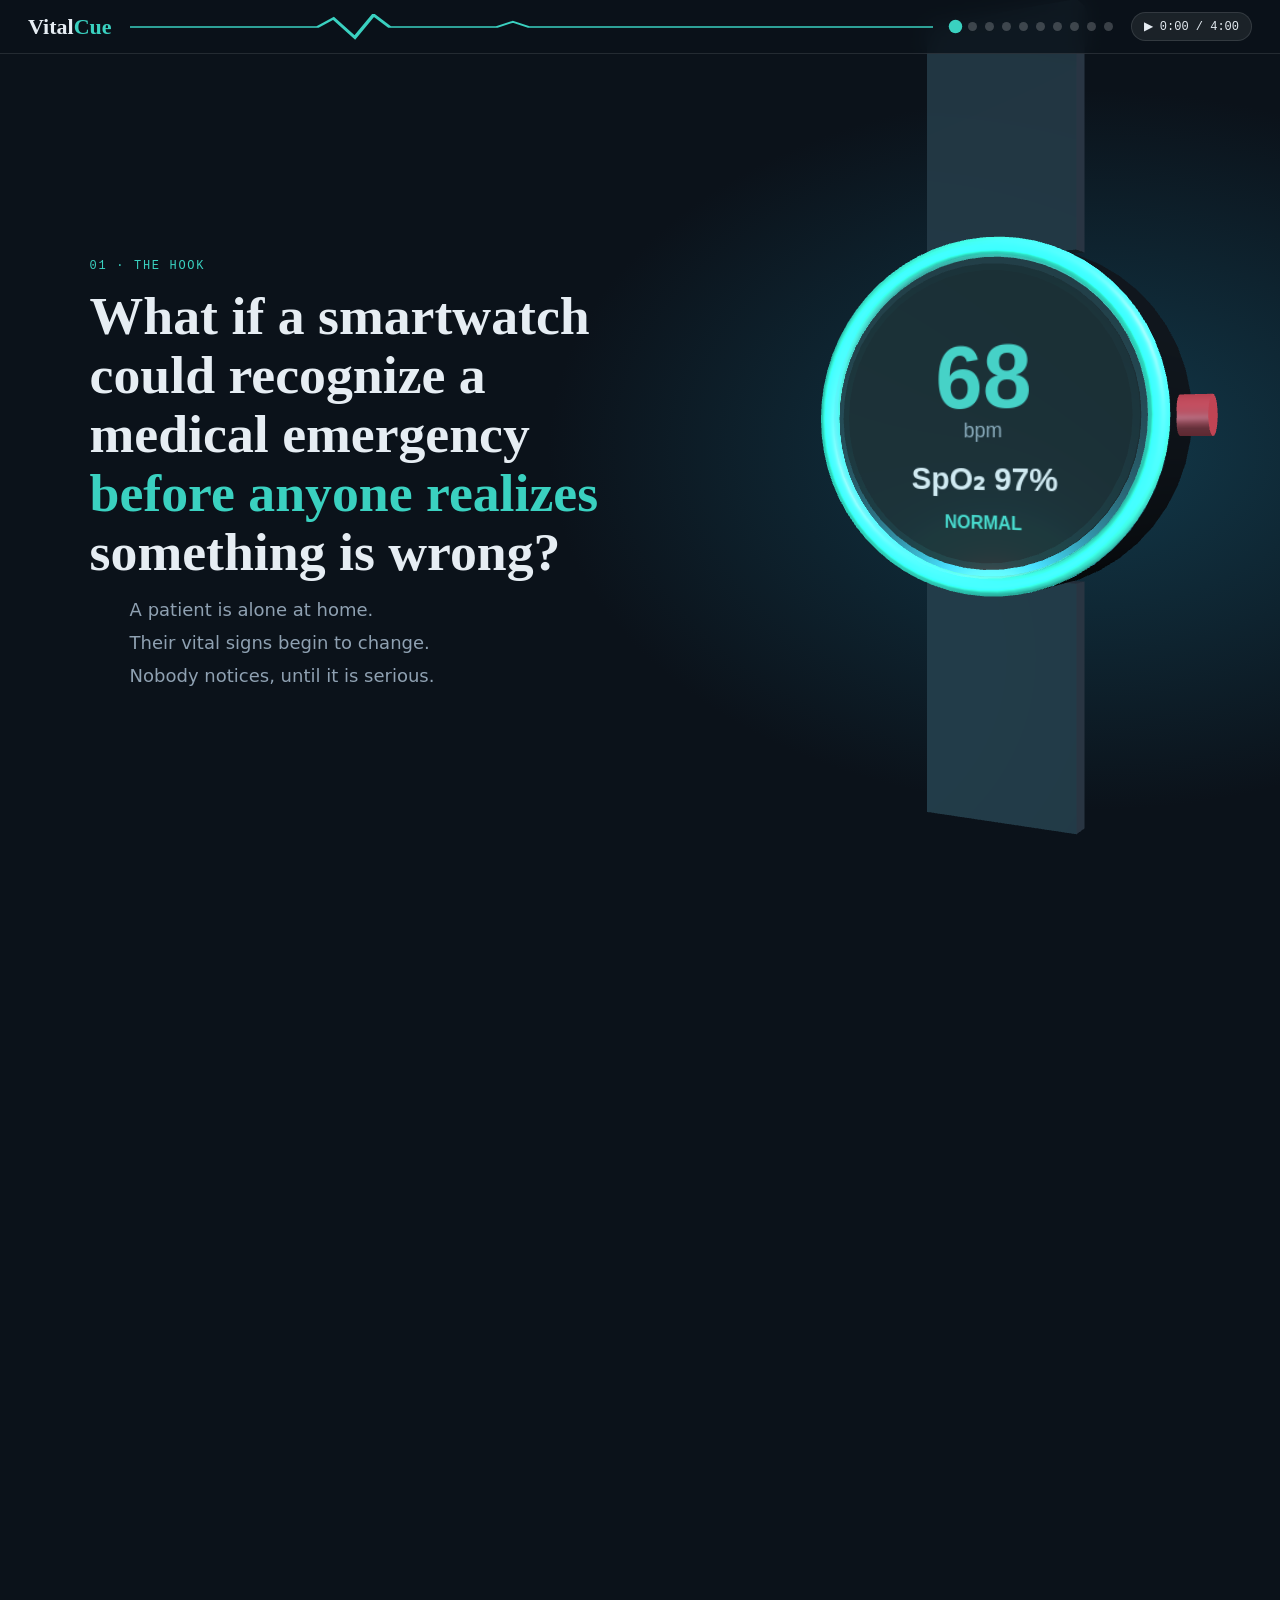
<file: FORRADSHA/vitalcue-pitch/vitalcue-pitch/index.html>
<!doctype html><html lang="en"><head><meta charset="utf-8"><meta name="viewport" content="width=device-width,initial-scale=1"><title>VitalCue · Tech4Health</title><link rel="stylesheet" href="style.css"></head><body>
<canvas id="gl"></canvas>
<header class="top"><b class="logo">Vital<i>Cue</i></b><svg class="ecg" viewBox="0 0 300 30" preserveAspectRatio="none"><path d="M0 15H70l6-10 8 22 7-26 6 14h40l6-6 6 6H300"/></svg><nav id="dots"></nav><button id="clock">▶ 0:00 / 4:00</button></header>
<main id="deck">

<section class="s" data-t="15"><div class="txt"><p class="k">01 · The hook</p><h1>What if a smartwatch could recognize a medical emergency <em>before anyone realizes</em> something is wrong?</h1>
<ul class="story"><li>A patient is alone at home.</li><li>Their vital signs begin to change.</li><li>Nobody notices, until it is serious.</li></ul></div></section>

<section class="s" data-t="20"><div class="txt"><p class="k">02 · The problem and our solution</p><h2>Danger is detected too late.</h2>
<div class="card"><ul class="tick"><li>Health deterioration is detected late.</li><li>Continuous monitoring is hard at home.</li><li>Doctors cannot watch every patient by hand.</li></ul></div>
<p class="big">We turn passive vital-sign monitoring into <em>intelligent health-risk detection.</em></p><span class="tag">Tech4Health · Prevention and early detection</span></div></section>

<section class="s" data-t="20"><div class="txt"><p class="k">03 · The patient experience</p><h2>A watch that learns <em>your</em> normal.</h2>
<div id="metrics" class="chips"></div><p id="cap" class="cap">Tap a vital sign to see which component measures it.</p><button id="exp" class="btn">Exploded view</button>
<p class="note">A personal baseline is calibrated at the start, instead of relying only on universal thresholds. Drag the watch to rotate it, scroll over it to zoom.</p></div><div id="stage" aria-label="3D watch"></div></section>

<section class="s wide" data-t="25"><p class="k">04 · The complete technical pipeline</p><h2>One heartbeat, from wrist to doctor.</h2>
<div class="flow"><div class="n"><b>Smartwatch sensors</b><span>Continuous vital signs</span></div><div class="n"><b>Flask API</b><span>Ingestion and authentication</span></div><div class="n"><b>Feature engineering</b><span>Baseline, trends, variations</span></div>
<div class="n two"><div><b>Random Forest</b><span>Current risk detection</span></div><div><b>Gradient Boosting</b><span>15-minute prediction</span></div></div>
<div class="n"><b>Decision engine</b><span>Risk level and recommended action</span></div><div class="n"><b>Doctor dashboard and patient alerts</b><span>Clear, prioritized</span></div></div>
<p class="note">Measurements and analysis results are stored in SQLite (readings, events, alerts).</p></section>

<section class="s wide" data-t="45"><p class="k">05 · The intelligence · main technical highlight</p><h2>Not “is the heart rate high?” but “is it unusual for <em>this</em> patient?”</h2>
<div class="cols"><div class="card"><h3>Random Forest · Detection</h3><p>Classifies the current state as Normal, Monitor or Emergency. Learns relations between several vital signs, so it separates a high rate at rest from the same rate during exercise.</p></div>
<div class="card"><h3>Gradient Boosting · Prediction</h3><p>Reads trends over time and estimates the probability of an emergency in the next 15 minutes. An early-warning signal, not a guaranteed prediction.</p></div>
<div class="card"><h3>Feature engineering</h3><div class="chips sm"><span>Personal baseline</span><span>5-min and 30-min means</span><span>10-min slopes</span><span>Variability</span><span>Fall detection</span><span>Patient age</span></div>
<p class="mono">Same HR 140 bpm, illustrative:</p><div class="row"><button class="btn sm" data-ctx="rest">At rest</button><button class="btn sm" data-ctx="ex">During exercise</button></div><p id="ctxout" class="out"></p></div></div></section>

<section class="s wide" data-t="20"><p class="k">06 · Model performance and validation</p><h2>Real results from our training report.</h2>
<div class="stats"><div><b data-count="92.3" data-d="1">0</b><small>% macro F1 · Random Forest</small></div><div><b data-count="93.1" data-d="1">0</b><small>% emergency recall</small></div><div><b data-count="90.8" data-d="1">0</b><small>% emergency precision</small></div><div><b data-count="0.851" data-d="3">0</b><small>forecast AUC · Gradient Boosting</small></div></div>
<div class="card meters"><p class="mono">Emergency recall by method</p><div class="m"><span>Fixed thresholds</span><div><i data-w="8.6" class="bd"></i></div><b>8.6%</b></div><div class="m"><span>Logistic regression</span><div><i data-w="86.5" class="wa"></i></div><b>86.5%</b></div><div class="m"><span>Random Forest</span><div><i data-w="93.1"></i></div><b>93.1%</b></div></div>
<p class="note">Split by patient: test patients were never used for training. Synthetic data: this shows technical feasibility, not clinical performance. The forecast (recall 58.9%, precision 22.4%) is an extra early-warning signal, not a diagnosis.</p></section>

<section class="s wide" data-t="20"><p class="k">07 · The doctor interface</p><h2>Understandable information, not raw numbers.</h2>
<div class="cols2"><ul class="tick"><li>Patient list and current status</li><li>Live monitoring dashboard</li><li>Vital signs against personal baselines</li><li>Detected episodes and explanations</li><li>Alert history</li><li>Access limited to assigned patients</li></ul>
<div class="frame"><div class="fb"><i></i><i></i><i></i><span>Doctor dashboard · our real app</span></div><iframe src="dashboard.html" title="Doctor dashboard" loading="lazy"></iframe></div></div></section>

<section class="s wide" data-t="20"><p class="k">08 · Patient interface and intelligent alerts</p><h2>Four levels, one clear action each.</h2>
<div class="cols2"><div class="phone"><small>PATIENT APP · PROPOSED MOCKUP</small><div id="pst" class="pill ok">All good</div><p id="ptx">Monitoring continues. Keep wearing your watch.</p></div>
<div class="card"><table class="lv"><tr data-lv="ok"><td><i class="d ok"></i>Normal</td><td>Continue monitoring</td></tr><tr data-lv="rest"><td><i class="d wa"></i>Rest</td><td>Recommend rest</td></tr><tr data-lv="consult"><td><i class="d or"></i>Consultation</td><td>Contact the doctor</td></tr><tr data-lv="alert"><td><i class="d bd"></i>Emergency</td><td>Trigger the emergency alert workflow</td></tr></table><p class="note">Click a level: the phone and the 3D watch react. Watch notification and hospital alert are simulated (mock_sent), not real delivery. The current frontend is a shared dashboard; this patient screen is a proposal.</p></div></div></section>

<section class="s wide" data-t="30"><p class="k">09 · Live demo: from measurement to decision</p><h2>One complete scenario.</h2>
<div class="cols2 demo"><div class="card"><div class="dh"><span>Patient P011 · synthetic · at rest</span><span id="dlv" class="pill ok">Normal</span></div><canvas id="chart" width="640" height="220"></canvas><div class="row"><button id="run" class="btn">▶ Run scenario</button><button id="rst" class="btn ghost">Reset</button><span id="vals" class="mono"></span></div></div>
<div class="card"><h3>Why the model flagged it</h3><ul id="why" class="why"></ul><h3>Events and alerts</h3><ul id="log" class="log"></ul></div></div>
<p class="note">Scripted replay of a synthetic scenario, so the pitch never depends on hardware or internet. The real application runs with <code>python app.py</code>.</p></section>

<section class="s wide" data-t="15"><p class="k">10 · Market, impact and closing</p><h2>Built to help doctors act earlier.</h2>
<div class="cols"><div class="card"><h3>Target market</h3><ul class="tick"><li>Hospitals and clinics</li><li>Home healthcare providers</li><li>Elderly people living independently</li><li>Patients needing continuous monitoring</li><li>Remote and underserved communities</li></ul></div>
<div class="card"><h3>Positioning</h3><p><b>Traditional:</b> often fixed thresholds.</p><p><b>Consumer watches:</b> personal tracking.</p><p><b>Us:</b> personal baselines, multi-signal ML, 15-minute forecast, doctor-oriented workflow.</p></div>
<div class="card"><h3>Next steps</h3><ul class="tick"><li>Real smartwatch integration</li><li>Clinical validation on real data</li><li>Real SMS and emergency links</li><li>Privacy and regulatory compliance</li></ul></div></div>
<p class="big">Our goal is not to replace doctors. It is to help them notice what they might miss, and act earlier when every minute matters.</p>
<div class="founder"><img src="assets/founder.jpg" alt="Founder"><div><b id="fname"></b><span id="frole"></span></div></div></section>
</main>
<script src="assets/three.min.js"></script><script src="watch.js"></script><script src="app.js"></script></body></html>
</file>
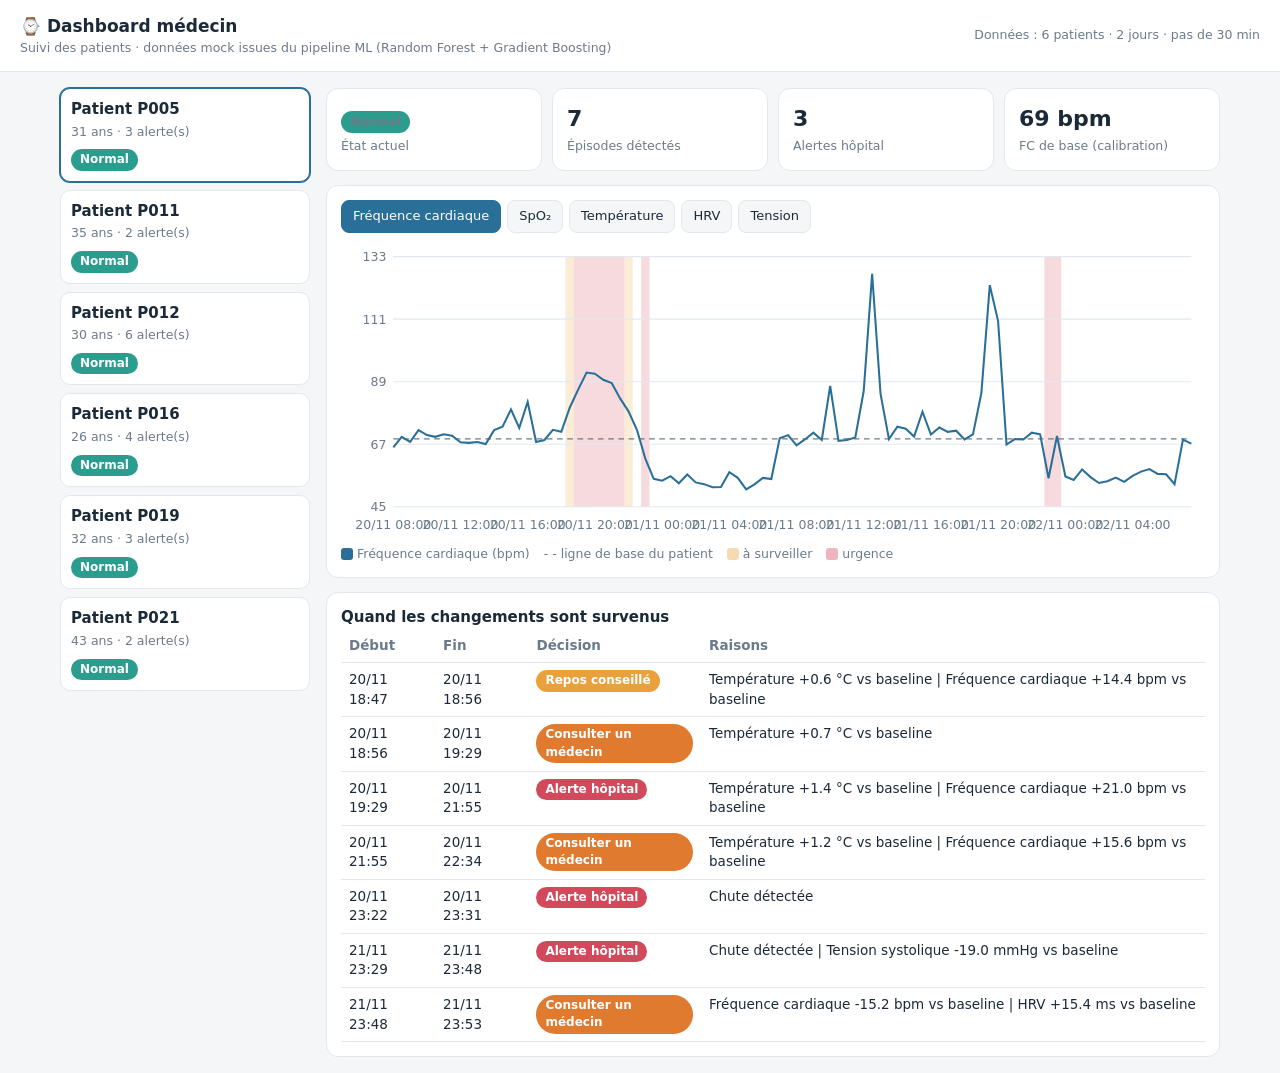
<file: FORRADSHA/vitalcue-pitch/vitalcue-pitch/dashboard.html>
<!DOCTYPE html>
<html lang="fr">
<head>
<meta charset="utf-8">
<meta name="viewport" content="width=device-width, initial-scale=1, viewport-fit=cover">
<title>Dashboard médecin – Smartwatch santé</title>
<style>
:root{--bg:#f4f6f8;--card:#fff;--text:#1b2a38;--muted:#6b7b8a;--line:#e2e8ee;--ok:#2a9d8f;--warn:#e9a23b;--bad:#d1495b;--accent:#2a6f97;--accent2:#8a5fbf;
box-sizing:border-box;color-scheme:light;padding-top:env(safe-area-inset-top,0px);padding-bottom:env(safe-area-inset-bottom,0px)}
@media (prefers-color-scheme:dark){:root:not([data-theme="light"]){--bg:#0f1720;--card:#17212c;--text:#e6edf3;--muted:#8fa1b2;--line:#263444;--accent:#5aa9d6;--accent2:#b794e6;color-scheme:dark}}
:root[data-theme="dark"]{--bg:#0f1720;--card:#17212c;--text:#e6edf3;--muted:#8fa1b2;--line:#263444;--accent:#5aa9d6;--accent2:#b794e6;color-scheme:dark}
html{scroll-padding-top:env(safe-area-inset-top,0px)}
*{box-sizing:border-box}
body{margin:0;background:var(--bg);color:var(--text);font:15px/1.45 system-ui,-apple-system,"Segoe UI",Roboto,sans-serif}
header{padding:14px 20px;border-bottom:1px solid var(--line);background:var(--card);display:flex;justify-content:space-between;align-items:center;gap:10px;flex-wrap:wrap}
h1{font-size:17px;margin:0}.sub{color:var(--muted);font-size:12.5px}
.wrap{display:grid;grid-template-columns:250px 1fr;gap:16px;padding:16px 20px;max-width:1200px;margin:auto}
.card{background:var(--card);border:1px solid var(--line);border-radius:12px;padding:14px}
.pl{display:flex;flex-direction:column;gap:8px}
.pi{border:1px solid var(--line);border-radius:10px;padding:10px;cursor:pointer;background:var(--card);color:inherit;text-align:left;font:inherit}
.pi.on{border-color:var(--accent);box-shadow:0 0 0 1px var(--accent)}
.pi b{display:block}.pi small{color:var(--muted)}
.chip{display:inline-block;padding:2px 9px;border-radius:99px;font-size:12px;font-weight:600;color:#fff}
.ok{background:var(--ok)}.warn{background:var(--warn)}.warn2{background:#e07a2f}.bad{background:var(--bad)}
.kpis{display:grid;grid-template-columns:repeat(auto-fit,minmax(150px,1fr));gap:10px;margin-bottom:14px}
.kpi b{font-size:22px;display:block}.kpi span{color:var(--muted);font-size:12.5px}
.tabs{display:flex;gap:6px;flex-wrap:wrap;margin-bottom:10px}
.tabs button{border:1px solid var(--line);background:var(--bg);color:var(--text);border-radius:8px;padding:6px 11px;cursor:pointer;font:inherit;font-size:13px}
.tabs button.on{background:var(--accent);color:#fff;border-color:var(--accent)}
.cw{position:relative;overflow-x:auto}svg{width:100%;min-width:520px;height:auto;display:block}
.tip{position:absolute;pointer-events:none;background:var(--text);color:var(--bg);font-size:12px;padding:5px 8px;border-radius:6px;display:none;white-space:nowrap}
.leg{display:flex;gap:14px;flex-wrap:wrap;color:var(--muted);font-size:12.5px;margin-top:6px}
.leg i{display:inline-block;width:12px;height:12px;border-radius:3px;vertical-align:-2px;margin-right:4px}
.tw{overflow-x:auto;margin-top:14px}table{border-collapse:collapse;width:100%;font-size:13.5px}
th,td{text-align:left;padding:7px 8px;border-bottom:1px solid var(--line);vertical-align:top}th{color:var(--muted);font-weight:600}
@media (max-width:780px){.wrap{grid-template-columns:1fr;padding:12px}.pl{flex-direction:row;overflow-x:auto}.pi{min-width:170px}}
</style>
</head>
<body>
<header><div><h1>⌚ Dashboard médecin</h1><div class="sub">Suivi des patients · données mock issues du pipeline ML (Random Forest + Gradient Boosting)</div></div><span class="sub" id="gen"></span></header>
<div class="wrap"><div class="pl" id="pl"></div><main id="main"></main></div>
<script>
const D={"patients":[{"id":"P005","name":"Patient P005","age":31,"last":"OK","n_alerts":3,"baseline":{"hr":{"med":69.0,"std":4.0},"spo2":{"med":97.6,"std":0.6},"temp":{"med":36.7,"std":0.12},"hrv":{"med":81.0,"std":5.0},"sys_bp":{"med":106.0,"std":6.0},"dia_bp":{"med":68.0,"std":4.0},"activity":{"med":0.122,"std":0.1}},"points":[{"t":"2026-11-20 08:00:00","hr":66.0,"spo2":97.8,"temp":36.7,"hrv":80.6,"sys_bp":105.7,"dia_bp":67.6,"state":0},{"t":"2026-11-20 08:30:00","hr":69.7,"spo2":98.0,"temp":36.7,"hrv":78.6,"sys_bp":106.6,"dia_bp":67.3,"state":0},{"t":"2026-11-20 09:00:00","hr":67.9,"spo2":97.7,"temp":36.7,"hrv":85.8,"sys_bp":107.1,"dia_bp":68.7,"state":0},{"t":"2026-11-20 09:30:00","hr":72.1,"spo2":97.8,"temp":36.6,"hrv":83.7,"sys_bp":105.2,"dia_bp":65.7,"state":0},{"t":"2026-11-20 10:00:00","hr":70.3,"spo2":97.8,"temp":36.7,"hrv":85.0,"sys_bp":106.2,"dia_bp":66.3,"state":0},{"t":"2026-11-20 10:30:00","hr":69.7,"spo2":97.6,"temp":36.7,"hrv":83.9,"sys_bp":104.4,"dia_bp":67.3,"state":0},{"t":"2026-11-20 11:00:00","hr":70.6,"spo2":97.6,"temp":36.7,"hrv":80.1,"sys_bp":108.1,"dia_bp":69.5,"state":0},{"t":"2026-11-20 11:30:00","hr":70.1,"spo2":97.2,"temp":36.7,"hrv":77.6,"sys_bp":111.1,"dia_bp":69.0,"state":0},{"t":"2026-11-20 12:00:00","hr":67.8,"spo2":97.7,"temp":36.8,"hrv":81.3,"sys_bp":109.2,"dia_bp":67.8,"state":0},{"t":"2026-11-20 12:30:00","hr":67.6,"spo2":97.4,"temp":36.7,"hrv":74.3,"sys_bp":104.5,"dia_bp":68.4,"state":0},{"t":"2026-11-20 13:00:00","hr":67.9,"spo2":97.4,"temp":36.7,"hrv":80.2,"sys_bp":103.1,"dia_bp":66.9,"state":0},{"t":"2026-11-20 13:30:00","hr":67.2,"spo2":97.6,"temp":36.7,"hrv":78.8,"sys_bp":105.8,"dia_bp":68.2,"state":0},{"t":"2026-11-20 14:00:00","hr":72.1,"spo2":97.9,"temp":36.8,"hrv":78.8,"sys_bp":104.9,"dia_bp":65.5,"state":0},{"t":"2026-11-20 14:30:00","hr":73.3,"spo2":97.6,"temp":36.7,"hrv":74.4,"sys_bp":101.4,"dia_bp":65.3,"state":0},{"t":"2026-11-20 15:00:00","hr":79.4,"spo2":97.6,"temp":36.7,"hrv":71.8,"sys_bp":110.8,"dia_bp":67.2,"state":0},{"t":"2026-11-20 15:30:00","hr":72.9,"spo2":97.6,"temp":36.8,"hrv":74.1,"sys_bp":105.4,"dia_bp":65.8,"state":0},{"t":"2026-11-20 16:00:00","hr":82.0,"spo2":97.6,"temp":36.8,"hrv":71.8,"sys_bp":109.2,"dia_bp":70.2,"state":0},{"t":"2026-11-20 16:30:00","hr":67.9,"spo2":97.7,"temp":36.7,"hrv":75.3,"sys_bp":108.5,"dia_bp":66.1,"state":0},{"t":"2026-11-20 17:00:00","hr":68.6,"spo2":97.8,"temp":36.7,"hrv":79.1,"sys_bp":106.7,"dia_bp":70.3,"state":0},{"t":"2026-11-20 17:30:00","hr":72.2,"spo2":97.6,"temp":36.7,"hrv":78.4,"sys_bp":106.4,"dia_bp":68.8,"state":0},{"t":"2026-11-20 18:00:00","hr":71.5,"spo2":97.7,"temp":36.8,"hrv":79.8,"sys_bp":104.6,"dia_bp":66.0,"state":0},{"t":"2026-11-20 18:30:00","hr":80.0,"spo2":97.7,"temp":37.2,"hrv":73.0,"sys_bp":104.0,"dia_bp":67.2,"state":1},{"t":"2026-11-20 19:00:00","hr":86.4,"spo2":97.7,"temp":37.8,"hrv":70.4,"sys_bp":107.2,"dia_bp":66.9,"state":2},{"t":"2026-11-20 19:30:00","hr":92.4,"spo2":97.5,"temp":38.3,"hrv":61.2,"sys_bp":106.5,"dia_bp":68.6,"state":2},{"t":"2026-11-20 20:00:00","hr":92.0,"spo2":97.7,"temp":38.3,"hrv":66.1,"sys_bp":107.8,"dia_bp":64.4,"state":2},{"t":"2026-11-20 20:30:00","hr":89.9,"spo2":97.4,"temp":38.2,"hrv":66.8,"sys_bp":109.8,"dia_bp":66.0,"state":2},{"t":"2026-11-20 21:00:00","hr":88.7,"spo2":97.4,"temp":38.3,"hrv":64.2,"sys_bp":104.1,"dia_bp":67.0,"state":2},{"t":"2026-11-20 21:30:00","hr":83.3,"spo2":97.7,"temp":38.0,"hrv":67.2,"sys_bp":106.5,"dia_bp":67.2,"state":2},{"t":"2026-11-20 22:00:00","hr":78.7,"spo2":97.5,"temp":37.4,"hrv":75.9,"sys_bp":107.2,"dia_bp":68.1,"state":1},{"t":"2026-11-20 22:30:00","hr":72.2,"spo2":97.6,"temp":36.8,"hrv":76.4,"sys_bp":106.4,"dia_bp":66.6,"state":0},{"t":"2026-11-20 23:00:00","hr":62.0,"spo2":97.5,"temp":36.4,"hrv":92.1,"sys_bp":93.1,"dia_bp":63.3,"state":2},{"t":"2026-11-20 23:30:00","hr":54.9,"spo2":97.8,"temp":36.5,"hrv":88.6,"sys_bp":91.5,"dia_bp":62.5,"state":0},{"t":"2026-11-21 00:00:00","hr":54.2,"spo2":97.9,"temp":36.5,"hrv":91.2,"sys_bp":95.3,"dia_bp":59.5,"state":0},{"t":"2026-11-21 00:30:00","hr":55.8,"spo2":97.9,"temp":36.5,"hrv":91.8,"sys_bp":98.5,"dia_bp":61.5,"state":0},{"t":"2026-11-21 01:00:00","hr":53.3,"spo2":97.7,"temp":36.5,"hrv":95.6,"sys_bp":94.8,"dia_bp":61.8,"state":0},{"t":"2026-11-21 01:30:00","hr":56.4,"spo2":97.9,"temp":36.4,"hrv":94.5,"sys_bp":94.8,"dia_bp":58.6,"state":0},{"t":"2026-11-21 02:00:00","hr":53.6,"spo2":97.8,"temp":36.4,"hrv":94.0,"sys_bp":93.8,"dia_bp":57.4,"state":0},{"t":"2026-11-21 02:30:00","hr":53.0,"spo2":97.5,"temp":36.5,"hrv":90.4,"sys_bp":96.3,"dia_bp":61.5,"state":0},{"t":"2026-11-21 03:00:00","hr":51.9,"spo2":97.9,"temp":36.5,"hrv":96.7,"sys_bp":97.4,"dia_bp":61.5,"state":0},{"t":"2026-11-21 03:30:00","hr":52.0,"spo2":98.2,"temp":36.4,"hrv":97.0,"sys_bp":97.7,"dia_bp":60.9,"state":0},{"t":"2026-11-21 04:00:00","hr":57.2,"spo2":97.9,"temp":36.4,"hrv":96.7,"sys_bp":100.1,"dia_bp":62.5,"state":0},{"t":"2026-11-21 04:30:00","hr":55.2,"spo2":97.8,"temp":36.5,"hrv":94.4,"sys_bp":97.4,"dia_bp":60.0,"state":0},{"t":"2026-11-21 05:00:00","hr":51.1,"spo2":97.7,"temp":36.4,"hrv":91.1,"sys_bp":94.2,"dia_bp":61.2,"state":0},{"t":"2026-11-21 05:30:00","hr":52.9,"spo2":97.7,"temp":36.4,"hrv":93.3,"sys_bp":93.8,"dia_bp":59.8,"state":0},{"t":"2026-11-21 06:00:00","hr":55.2,"spo2":97.9,"temp":36.4,"hrv":96.0,"sys_bp":93.5,"dia_bp":61.6,"state":0},{"t":"2026-11-21 06:30:00","hr":54.8,"spo2":98.0,"temp":36.4,"hrv":95.3,"sys_bp":97.5,"dia_bp":62.3,"state":0},{"t":"2026-11-21 07:00:00","hr":69.2,"spo2":97.7,"temp":36.7,"hrv":78.7,"sys_bp":105.8,"dia_bp":67.6,"state":0},{"t":"2026-11-21 07:30:00","hr":70.3,"spo2":97.3,"temp":36.7,"hrv":79.9,"sys_bp":107.3,"dia_bp":67.1,"state":0},{"t":"2026-11-21 08:00:00","hr":66.7,"spo2":97.6,"temp":36.7,"hrv":80.3,"sys_bp":104.6,"dia_bp":68.5,"state":0},{"t":"2026-11-21 08:30:00","hr":68.8,"spo2":97.8,"temp":36.7,"hrv":80.5,"sys_bp":107.7,"dia_bp":66.8,"state":0},{"t":"2026-11-21 09:00:00","hr":71.2,"spo2":97.6,"temp":36.7,"hrv":75.4,"sys_bp":107.4,"dia_bp":65.4,"state":0},{"t":"2026-11-21 09:30:00","hr":68.6,"spo2":97.8,"temp":36.7,"hrv":77.9,"sys_bp":104.2,"dia_bp":66.8,"state":0},{"t":"2026-11-21 10:00:00","hr":87.7,"spo2":97.1,"temp":36.8,"hrv":72.2,"sys_bp":115.4,"dia_bp":70.3,"state":0},{"t":"2026-11-21 10:30:00","hr":68.3,"spo2":97.9,"temp":36.7,"hrv":81.8,"sys_bp":108.3,"dia_bp":65.3,"state":0},{"t":"2026-11-21 11:00:00","hr":68.6,"spo2":97.8,"temp":36.7,"hrv":78.8,"sys_bp":109.2,"dia_bp":67.0,"state":0},{"t":"2026-11-21 11:30:00","hr":69.5,"spo2":97.3,"temp":36.7,"hrv":82.1,"sys_bp":108.2,"dia_bp":67.4,"state":0},{"t":"2026-11-21 12:00:00","hr":85.9,"spo2":97.4,"temp":36.7,"hrv":75.6,"sys_bp":112.3,"dia_bp":69.5,"state":0},{"t":"2026-11-21 12:30:00","hr":127.3,"spo2":97.3,"temp":36.9,"hrv":55.4,"sys_bp":123.3,"dia_bp":73.1,"state":0},{"t":"2026-11-21 13:00:00","hr":84.9,"spo2":97.3,"temp":36.8,"hrv":74.0,"sys_bp":110.9,"dia_bp":66.8,"state":0},{"t":"2026-11-21 13:30:00","hr":68.9,"spo2":98.0,"temp":36.7,"hrv":75.8,"sys_bp":106.4,"dia_bp":69.2,"state":0},{"t":"2026-11-21 14:00:00","hr":73.3,"spo2":97.4,"temp":36.7,"hrv":82.7,"sys_bp":109.6,"dia_bp":66.2,"state":0},{"t":"2026-11-21 14:30:00","hr":72.6,"spo2":97.5,"temp":36.7,"hrv":77.9,"sys_bp":108.4,"dia_bp":67.6,"state":0},{"t":"2026-11-21 15:00:00","hr":69.8,"spo2":97.9,"temp":36.6,"hrv":80.0,"sys_bp":111.6,"dia_bp":68.1,"state":0},{"t":"2026-11-21 15:30:00","hr":78.6,"spo2":97.7,"temp":36.8,"hrv":70.4,"sys_bp":111.8,"dia_bp":69.1,"state":0},{"t":"2026-11-21 16:00:00","hr":70.5,"spo2":97.9,"temp":36.7,"hrv":76.1,"sys_bp":107.1,"dia_bp":66.8,"state":0},{"t":"2026-11-21 16:30:00","hr":73.0,"spo2":97.4,"temp":36.7,"hrv":80.1,"sys_bp":106.7,"dia_bp":66.5,"state":0},{"t":"2026-11-21 17:00:00","hr":71.5,"spo2":97.5,"temp":36.7,"hrv":80.7,"sys_bp":106.8,"dia_bp":67.4,"state":0},{"t":"2026-11-21 17:30:00","hr":71.9,"spo2":97.5,"temp":36.7,"hrv":76.7,"sys_bp":105.1,"dia_bp":67.4,"state":0},{"t":"2026-11-21 18:00:00","hr":68.8,"spo2":97.4,"temp":36.7,"hrv":78.6,"sys_bp":106.3,"dia_bp":66.9,"state":0},{"t":"2026-11-21 18:30:00","hr":70.6,"spo2":97.6,"temp":36.7,"hrv":79.4,"sys_bp":103.8,"dia_bp":64.0,"state":0},{"t":"2026-11-21 19:00:00","hr":85.2,"spo2":97.6,"temp":36.7,"hrv":74.6,"sys_bp":111.0,"dia_bp":65.8,"state":0},{"t":"2026-11-21 19:30:00","hr":123.3,"spo2":97.1,"temp":36.8,"hrv":63.7,"sys_bp":129.2,"dia_bp":70.3,"state":0},{"t":"2026-11-21 20:00:00","hr":110.6,"spo2":97.1,"temp":36.8,"hrv":67.9,"sys_bp":119.4,"dia_bp":71.3,"state":0},{"t":"2026-11-21 20:30:00","hr":67.0,"spo2":97.8,"temp":36.7,"hrv":80.0,"sys_bp":104.8,"dia_bp":66.3,"state":0},{"t":"2026-11-21 21:00:00","hr":68.9,"spo2":97.8,"temp":36.7,"hrv":82.7,"sys_bp":103.6,"dia_bp":67.4,"state":0},{"t":"2026-11-21 21:30:00","hr":68.8,"spo2":97.8,"temp":36.7,"hrv":85.1,"sys_bp":103.3,"dia_bp":65.5,"state":0},{"t":"2026-11-21 22:00:00","hr":71.2,"spo2":97.3,"temp":36.7,"hrv":83.1,"sys_bp":106.0,"dia_bp":67.9,"state":0},{"t":"2026-11-21 22:30:00","hr":70.6,"spo2":97.9,"temp":36.7,"hrv":84.6,"sys_bp":107.5,"dia_bp":68.4,"state":0},{"t":"2026-11-21 23:00:00","hr":55.1,"spo2":97.6,"temp":36.3,"hrv":93.5,"sys_bp":95.4,"dia_bp":61.4,"state":2},{"t":"2026-11-21 23:30:00","hr":70.0,"spo2":97.8,"temp":36.4,"hrv":88.8,"sys_bp":91.7,"dia_bp":62.5,"state":2},{"t":"2026-11-22 00:00:00","hr":55.7,"spo2":97.6,"temp":36.4,"hrv":96.4,"sys_bp":93.7,"dia_bp":61.3,"state":0},{"t":"2026-11-22 00:30:00","hr":54.5,"spo2":97.5,"temp":36.5,"hrv":95.0,"sys_bp":91.9,"dia_bp":63.4,"state":0},{"t":"2026-11-22 01:00:00","hr":58.2,"spo2":97.6,"temp":36.5,"hrv":98.4,"sys_bp":94.7,"dia_bp":59.9,"state":0},{"t":"2026-11-22 01:30:00","hr":55.5,"spo2":97.6,"temp":36.4,"hrv":95.3,"sys_bp":96.9,"dia_bp":58.9,"state":0},{"t":"2026-11-22 02:00:00","hr":53.4,"spo2":97.7,"temp":36.4,"hrv":95.9,"sys_bp":97.5,"dia_bp":62.1,"state":0},{"t":"2026-11-22 02:30:00","hr":54.0,"spo2":98.1,"temp":36.4,"hrv":92.1,"sys_bp":96.5,"dia_bp":59.2,"state":0},{"t":"2026-11-22 03:00:00","hr":55.3,"spo2":97.7,"temp":36.5,"hrv":95.0,"sys_bp":94.0,"dia_bp":60.0,"state":0},{"t":"2026-11-22 03:30:00","hr":53.8,"spo2":98.0,"temp":36.5,"hrv":94.7,"sys_bp":96.7,"dia_bp":60.0,"state":0},{"t":"2026-11-22 04:00:00","hr":55.9,"spo2":97.9,"temp":36.5,"hrv":90.2,"sys_bp":95.9,"dia_bp":58.6,"state":0},{"t":"2026-11-22 04:30:00","hr":57.4,"spo2":97.7,"temp":36.5,"hrv":91.4,"sys_bp":94.9,"dia_bp":62.7,"state":0},{"t":"2026-11-22 05:00:00","hr":58.3,"spo2":97.8,"temp":36.5,"hrv":97.0,"sys_bp":96.9,"dia_bp":60.1,"state":0},{"t":"2026-11-22 05:30:00","hr":56.6,"spo2":97.7,"temp":36.4,"hrv":90.0,"sys_bp":96.5,"dia_bp":62.4,"state":0},{"t":"2026-11-22 06:00:00","hr":56.5,"spo2":98.2,"temp":36.5,"hrv":94.9,"sys_bp":96.8,"dia_bp":62.7,"state":0},{"t":"2026-11-22 06:30:00","hr":53.0,"spo2":98.2,"temp":36.5,"hrv":93.3,"sys_bp":95.3,"dia_bp":62.3,"state":0},{"t":"2026-11-22 07:00:00","hr":68.7,"spo2":97.8,"temp":36.7,"hrv":79.3,"sys_bp":108.3,"dia_bp":67.8,"state":0},{"t":"2026-11-22 07:30:00","hr":67.3,"spo2":97.2,"temp":36.7,"hrv":83.3,"sys_bp":103.1,"dia_bp":67.6,"state":0}],"events":[{"t_start":"2026-11-20 18:47:00","t_end":"2026-11-20 18:56:00","action":"REST","reasons":"Température +0.6 °C vs baseline | Fréquence cardiaque +14.4 bpm vs baseline"},{"t_start":"2026-11-20 18:56:00","t_end":"2026-11-20 19:29:00","action":"CONSULT_DOCTOR","reasons":"Température +0.7 °C vs baseline"},{"t_start":"2026-11-20 19:29:00","t_end":"2026-11-20 21:55:00","action":"ALERT_HOSPITAL","reasons":"Température +1.4 °C vs baseline | Fréquence cardiaque +21.0 bpm vs baseline"},{"t_start":"2026-11-20 21:55:00","t_end":"2026-11-20 22:34:00","action":"CONSULT_DOCTOR","reasons":"Température +1.2 °C vs baseline | Fréquence cardiaque +15.6 bpm vs baseline"},{"t_start":"2026-11-20 23:22:00","t_end":"2026-11-20 23:31:00","action":"ALERT_HOSPITAL","reasons":"Chute détectée"},{"t_start":"2026-11-21 23:29:00","t_end":"2026-11-21 23:48:00","action":"ALERT_HOSPITAL","reasons":"Chute détectée | Tension systolique -19.0 mmHg vs baseline"},{"t_start":"2026-11-21 23:48:00","t_end":"2026-11-21 23:53:00","action":"CONSULT_DOCTOR","reasons":"Fréquence cardiaque -15.2 bpm vs baseline | HRV +15.4 ms vs baseline"}]},{"id":"P011","name":"Patient P011","age":35,"last":"OK","n_alerts":2,"baseline":{"hr":{"med":68.0,"std":4.278702305278883},"spo2":{"med":96.1,"std":0.6},"temp":{"med":36.84,"std":0.12},"hrv":{"med":57.0,"std":5.0},"sys_bp":{"med":112.0,"std":6.0},"dia_bp":{"med":78.0,"std":4.0},"activity":{"med":0.122,"std":0.1}},"points":[{"t":"2026-11-20 08:00:00","hr":69.8,"spo2":96.1,"temp":36.8,"hrv":57.4,"sys_bp":114.4,"dia_bp":78.9,"state":0},{"t":"2026-11-20 08:30:00","hr":68.2,"spo2":95.8,"temp":36.8,"hrv":59.1,"sys_bp":112.2,"dia_bp":78.5,"state":0},{"t":"2026-11-20 09:00:00","hr":69.4,"spo2":95.9,"temp":36.8,"hrv":61.2,"sys_bp":109.9,"dia_bp":78.5,"state":0},{"t":"2026-11-20 09:30:00","hr":69.6,"spo2":96.2,"temp":36.8,"hrv":50.8,"sys_bp":109.8,"dia_bp":79.2,"state":0},{"t":"2026-11-20 10:00:00","hr":69.7,"spo2":96.0,"temp":36.9,"hrv":55.1,"sys_bp":111.2,"dia_bp":78.0,"state":0},{"t":"2026-11-20 10:30:00","hr":69.7,"spo2":96.1,"temp":36.9,"hrv":55.4,"sys_bp":111.4,"dia_bp":77.2,"state":0},{"t":"2026-11-20 11:00:00","hr":65.3,"spo2":96.4,"temp":36.8,"hrv":56.2,"sys_bp":110.6,"dia_bp":78.1,"state":0},{"t":"2026-11-20 11:30:00","hr":66.3,"spo2":96.2,"temp":36.8,"hrv":57.9,"sys_bp":113.7,"dia_bp":78.9,"state":0},{"t":"2026-11-20 12:00:00","hr":63.4,"spo2":95.8,"temp":36.8,"hrv":57.5,"sys_bp":111.8,"dia_bp":76.0,"state":0},{"t":"2026-11-20 12:30:00","hr":68.2,"spo2":96.1,"temp":36.8,"hrv":58.0,"sys_bp":112.4,"dia_bp":78.8,"state":0},{"t":"2026-11-20 13:00:00","hr":65.7,"spo2":96.2,"temp":36.9,"hrv":57.8,"sys_bp":111.5,"dia_bp":77.6,"state":0},{"t":"2026-11-20 13:30:00","hr":64.4,"spo2":96.1,"temp":36.8,"hrv":53.6,"sys_bp":114.4,"dia_bp":80.4,"state":0},{"t":"2026-11-20 14:00:00","hr":63.3,"spo2":96.0,"temp":36.9,"hrv":54.9,"sys_bp":112.3,"dia_bp":78.8,"state":0},{"t":"2026-11-20 14:30:00","hr":64.6,"spo2":96.2,"temp":36.8,"hrv":59.4,"sys_bp":113.6,"dia_bp":77.0,"state":0},{"t":"2026-11-20 15:00:00","hr":70.2,"spo2":96.4,"temp":36.9,"hrv":53.8,"sys_bp":116.6,"dia_bp":78.3,"state":0},{"t":"2026-11-20 15:30:00","hr":66.3,"spo2":96.2,"temp":36.9,"hrv":56.3,"sys_bp":111.2,"dia_bp":80.1,"state":0},{"t":"2026-11-20 16:00:00","hr":66.4,"spo2":96.4,"temp":36.9,"hrv":54.2,"sys_bp":116.1,"dia_bp":80.3,"state":0},{"t":"2026-11-20 16:30:00","hr":77.2,"spo2":96.2,"temp":36.9,"hrv":52.9,"sys_bp":115.1,"dia_bp":80.7,"state":0},{"t":"2026-11-20 17:00:00","hr":100.6,"spo2":95.9,"temp":36.9,"hrv":45.7,"sys_bp":123.5,"dia_bp":80.5,"state":0},{"t":"2026-11-20 17:30:00","hr":116.2,"spo2":95.9,"temp":37.0,"hrv":41.6,"sys_bp":131.2,"dia_bp":81.6,"state":0},{"t":"2026-11-20 18:00:00","hr":74.9,"spo2":96.5,"temp":36.9,"hrv":54.3,"sys_bp":117.8,"dia_bp":80.5,"state":0},{"t":"2026-11-20 18:30:00","hr":67.8,"spo2":96.1,"temp":36.8,"hrv":61.2,"sys_bp":112.0,"dia_bp":80.2,"state":0},{"t":"2026-11-20 19:00:00","hr":67.4,"spo2":96.3,"temp":36.8,"hrv":59.1,"sys_bp":114.1,"dia_bp":77.5,"state":0},{"t":"2026-11-20 19:30:00","hr":67.7,"spo2":96.0,"temp":36.9,"hrv":57.6,"sys_bp":111.1,"dia_bp":80.5,"state":0},{"t":"2026-11-20 20:00:00","hr":64.5,"spo2":96.2,"temp":36.9,"hrv":55.1,"sys_bp":112.0,"dia_bp":78.5,"state":0},{"t":"2026-11-20 20:30:00","hr":73.9,"spo2":96.3,"temp":36.9,"hrv":60.3,"sys_bp":108.3,"dia_bp":78.1,"state":0},{"t":"2026-11-20 21:00:00","hr":66.3,"spo2":96.5,"temp":36.8,"hrv":60.2,"sys_bp":112.1,"dia_bp":77.9,"state":0},{"t":"2026-11-20 21:30:00","hr":67.1,"spo2":96.1,"temp":36.9,"hrv":60.2,"sys_bp":112.3,"dia_bp":78.2,"state":0},{"t":"2026-11-20 22:00:00","hr":68.2,"spo2":96.3,"temp":36.9,"hrv":56.4,"sys_bp":115.0,"dia_bp":78.4,"state":0},{"t":"2026-11-20 22:30:00","hr":65.4,"spo2":96.2,"temp":36.8,"hrv":60.2,"sys_bp":113.9,"dia_bp":78.1,"state":0},{"t":"2026-11-20 23:00:00","hr":50.8,"spo2":96.0,"temp":36.5,"hrv":74.8,"sys_bp":104.6,"dia_bp":74.2,"state":0},{"t":"2026-11-20 23:30:00","hr":52.8,"spo2":96.5,"temp":36.7,"hrv":70.6,"sys_bp":99.7,"dia_bp":73.0,"state":0},{"t":"2026-11-21 00:00:00","hr":58.7,"spo2":96.4,"temp":37.1,"hrv":66.3,"sys_bp":102.2,"dia_bp":73.0,"state":1},{"t":"2026-11-21 00:30:00","hr":64.3,"spo2":96.3,"temp":37.5,"hrv":64.7,"sys_bp":103.3,"dia_bp":72.9,"state":1},{"t":"2026-11-21 01:00:00","hr":66.9,"spo2":96.4,"temp":37.9,"hrv":62.8,"sys_bp":101.4,"dia_bp":73.8,"state":2},{"t":"2026-11-21 01:30:00","hr":68.8,"spo2":96.4,"temp":38.2,"hrv":62.2,"sys_bp":101.9,"dia_bp":74.7,"state":2},{"t":"2026-11-21 02:00:00","hr":67.4,"spo2":96.2,"temp":38.0,"hrv":60.7,"sys_bp":103.0,"dia_bp":71.6,"state":2},{"t":"2026-11-21 02:30:00","hr":68.5,"spo2":96.2,"temp":38.2,"hrv":59.5,"sys_bp":103.3,"dia_bp":75.0,"state":2},{"t":"2026-11-21 03:00:00","hr":66.9,"spo2":96.4,"temp":38.1,"hrv":60.7,"sys_bp":104.3,"dia_bp":72.0,"state":2},{"t":"2026-11-21 03:30:00","hr":66.8,"spo2":96.4,"temp":38.2,"hrv":59.5,"sys_bp":103.3,"dia_bp":73.4,"state":2},{"t":"2026-11-21 04:00:00","hr":63.4,"spo2":96.4,"temp":37.9,"hrv":58.5,"sys_bp":102.5,"dia_bp":71.1,"state":2},{"t":"2026-11-21 04:30:00","hr":58.4,"spo2":96.6,"temp":37.4,"hrv":67.2,"sys_bp":101.0,"dia_bp":71.1,"state":1},{"t":"2026-11-21 05:00:00","hr":55.0,"spo2":96.3,"temp":37.0,"hrv":70.1,"sys_bp":104.3,"dia_bp":73.0,"state":1},{"t":"2026-11-21 05:30:00","hr":51.7,"spo2":95.9,"temp":36.7,"hrv":68.3,"sys_bp":104.6,"dia_bp":73.2,"state":0},{"t":"2026-11-21 06:00:00","hr":49.7,"spo2":96.5,"temp":36.6,"hrv":69.6,"sys_bp":103.6,"dia_bp":73.3,"state":0},{"t":"2026-11-21 06:30:00","hr":53.1,"spo2":96.4,"temp":36.6,"hrv":71.3,"sys_bp":103.1,"dia_bp":73.6,"state":0},{"t":"2026-11-21 07:00:00","hr":67.7,"spo2":96.3,"temp":36.8,"hrv":57.4,"sys_bp":111.5,"dia_bp":79.1,"state":0},{"t":"2026-11-21 07:30:00","hr":67.3,"spo2":96.1,"temp":36.9,"hrv":58.8,"sys_bp":113.7,"dia_bp":79.0,"state":0},{"t":"2026-11-21 08:00:00","hr":67.0,"spo2":96.2,"temp":36.9,"hrv":51.7,"sys_bp":115.7,"dia_bp":77.9,"state":0},{"t":"2026-11-21 08:30:00","hr":80.4,"spo2":96.5,"temp":36.9,"hrv":51.8,"sys_bp":119.9,"dia_bp":79.7,"state":0},{"t":"2026-11-21 09:00:00","hr":72.1,"spo2":96.3,"temp":36.9,"hrv":57.8,"sys_bp":112.4,"dia_bp":81.3,"state":0},{"t":"2026-11-21 09:30:00","hr":64.0,"spo2":96.2,"temp":36.9,"hrv":63.3,"sys_bp":114.9,"dia_bp":80.3,"state":0},{"t":"2026-11-21 10:00:00","hr":65.3,"spo2":96.5,"temp":36.8,"hrv":56.1,"sys_bp":110.1,"dia_bp":79.0,"state":0},{"t":"2026-11-21 10:30:00","hr":69.4,"spo2":96.2,"temp":36.9,"hrv":55.5,"sys_bp":111.7,"dia_bp":81.8,"state":0},{"t":"2026-11-21 11:00:00","hr":123.6,"spo2":95.6,"temp":37.0,"hrv":32.9,"sys_bp":130.2,"dia_bp":80.0,"state":0},{"t":"2026-11-21 11:30:00","hr":98.3,"spo2":95.6,"temp":37.0,"hrv":46.8,"sys_bp":123.8,"dia_bp":81.1,"state":0},{"t":"2026-11-21 12:00:00","hr":66.4,"spo2":96.0,"temp":36.9,"hrv":54.5,"sys_bp":115.1,"dia_bp":78.6,"state":0},{"t":"2026-11-21 12:30:00","hr":68.6,"spo2":96.2,"temp":36.8,"hrv":59.2,"sys_bp":113.1,"dia_bp":78.7,"state":0},{"t":"2026-11-21 13:00:00","hr":70.8,"spo2":96.0,"temp":37.0,"hrv":53.9,"sys_bp":113.5,"dia_bp":78.4,"state":0},{"t":"2026-11-21 13:30:00","hr":76.5,"spo2":96.0,"temp":37.6,"hrv":49.4,"sys_bp":114.2,"dia_bp":78.5,"state":1},{"t":"2026-11-21 14:00:00","hr":95.3,"spo2":96.0,"temp":38.1,"hrv":42.5,"sys_bp":119.9,"dia_bp":79.5,"state":2},{"t":"2026-11-21 14:30:00","hr":87.9,"spo2":96.5,"temp":38.5,"hrv":45.7,"sys_bp":111.9,"dia_bp":78.6,"state":2},{"t":"2026-11-21 15:00:00","hr":87.5,"spo2":96.6,"temp":38.8,"hrv":41.8,"sys_bp":115.8,"dia_bp":78.4,"state":2},{"t":"2026-11-21 15:30:00","hr":94.6,"spo2":96.2,"temp":38.7,"hrv":41.1,"sys_bp":111.4,"dia_bp":78.6,"state":2},{"t":"2026-11-21 16:00:00","hr":90.2,"spo2":96.3,"temp":38.8,"hrv":44.6,"sys_bp":114.3,"dia_bp":79.9,"state":2},{"t":"2026-11-21 16:30:00","hr":88.7,"spo2":96.4,"temp":38.7,"hrv":40.9,"sys_bp":114.1,"dia_bp":77.8,"state":2},{"t":"2026-11-21 17:00:00","hr":89.4,"spo2":96.2,"temp":38.8,"hrv":41.6,"sys_bp":112.9,"dia_bp":77.2,"state":2},{"t":"2026-11-21 17:30:00","hr":90.1,"spo2":96.3,"temp":38.8,"hrv":44.4,"sys_bp":111.9,"dia_bp":78.1,"state":2},{"t":"2026-11-21 18:00:00","hr":86.6,"spo2":96.3,"temp":38.5,"hrv":48.0,"sys_bp":112.9,"dia_bp":78.9,"state":2},{"t":"2026-11-21 18:30:00","hr":80.0,"spo2":96.2,"temp":38.1,"hrv":50.8,"sys_bp":114.7,"dia_bp":79.2,"state":2},{"t":"2026-11-21 19:00:00","hr":75.5,"spo2":96.4,"temp":37.6,"hrv":51.5,"sys_bp":111.5,"dia_bp":78.6,"state":1},{"t":"2026-11-21 19:30:00","hr":72.7,"spo2":96.4,"temp":37.2,"hrv":57.8,"sys_bp":112.1,"dia_bp":77.5,"state":1},{"t":"2026-11-21 20:00:00","hr":65.7,"spo2":96.4,"temp":36.9,"hrv":57.0,"sys_bp":109.4,"dia_bp":77.4,"state":0},{"t":"2026-11-21 20:30:00","hr":67.8,"spo2":96.5,"temp":36.8,"hrv":58.7,"sys_bp":107.6,"dia_bp":77.7,"state":0},{"t":"2026-11-21 21:00:00","hr":69.8,"spo2":96.4,"temp":36.8,"hrv":58.5,"sys_bp":114.0,"dia_bp":79.4,"state":0},{"t":"2026-11-21 21:30:00","hr":66.6,"spo2":96.3,"temp":36.9,"hrv":56.5,"sys_bp":112.2,"dia_bp":79.6,"state":0},{"t":"2026-11-21 22:00:00","hr":64.2,"spo2":96.4,"temp":36.9,"hrv":56.6,"sys_bp":112.3,"dia_bp":76.1,"state":0},{"t":"2026-11-21 22:30:00","hr":70.1,"spo2":96.6,"temp":36.9,"hrv":58.4,"sys_bp":116.5,"dia_bp":80.0,"state":0},{"t":"2026-11-21 23:00:00","hr":52.1,"spo2":96.4,"temp":36.6,"hrv":71.6,"sys_bp":118.4,"dia_bp":79.9,"state":1},{"t":"2026-11-21 23:30:00","hr":56.6,"spo2":96.3,"temp":36.6,"hrv":67.2,"sys_bp":133.0,"dia_bp":85.0,"state":1},{"t":"2026-11-22 00:00:00","hr":58.7,"spo2":96.3,"temp":36.5,"hrv":71.1,"sys_bp":133.0,"dia_bp":88.9,"state":2},{"t":"2026-11-22 00:30:00","hr":54.8,"spo2":96.3,"temp":36.6,"hrv":69.9,"sys_bp":133.4,"dia_bp":88.3,"state":1},{"t":"2026-11-22 01:00:00","hr":54.4,"spo2":96.3,"temp":36.6,"hrv":74.4,"sys_bp":132.2,"dia_bp":88.6,"state":1},{"t":"2026-11-22 01:30:00","hr":53.2,"spo2":96.2,"temp":36.6,"hrv":70.4,"sys_bp":125.3,"dia_bp":82.8,"state":1},{"t":"2026-11-22 02:00:00","hr":50.4,"spo2":96.4,"temp":36.6,"hrv":74.2,"sys_bp":113.8,"dia_bp":77.1,"state":1},{"t":"2026-11-22 02:30:00","hr":51.5,"spo2":96.3,"temp":36.6,"hrv":72.4,"sys_bp":104.1,"dia_bp":73.3,"state":0},{"t":"2026-11-22 03:00:00","hr":49.9,"spo2":96.9,"temp":36.6,"hrv":73.7,"sys_bp":101.2,"dia_bp":73.2,"state":0},{"t":"2026-11-22 03:30:00","hr":48.4,"spo2":96.7,"temp":36.6,"hrv":72.0,"sys_bp":97.3,"dia_bp":74.0,"state":0},{"t":"2026-11-22 04:00:00","hr":49.8,"spo2":96.5,"temp":36.6,"hrv":73.8,"sys_bp":103.2,"dia_bp":73.7,"state":0},{"t":"2026-11-22 04:30:00","hr":47.5,"spo2":96.5,"temp":36.6,"hrv":72.2,"sys_bp":100.4,"dia_bp":74.9,"state":0},{"t":"2026-11-22 05:00:00","hr":51.8,"spo2":96.4,"temp":36.5,"hrv":74.4,"sys_bp":98.0,"dia_bp":74.2,"state":0},{"t":"2026-11-22 05:30:00","hr":51.3,"spo2":96.4,"temp":36.5,"hrv":66.2,"sys_bp":101.0,"dia_bp":72.4,"state":0},{"t":"2026-11-22 06:00:00","hr":49.5,"spo2":96.2,"temp":36.6,"hrv":70.3,"sys_bp":106.6,"dia_bp":73.3,"state":0},{"t":"2026-11-22 06:30:00","hr":47.5,"spo2":96.4,"temp":36.6,"hrv":74.6,"sys_bp":100.0,"dia_bp":72.7,"state":0},{"t":"2026-11-22 07:00:00","hr":65.8,"spo2":96.4,"temp":36.8,"hrv":57.7,"sys_bp":108.3,"dia_bp":82.0,"state":0},{"t":"2026-11-22 07:30:00","hr":63.9,"spo2":96.0,"temp":36.9,"hrv":54.2,"sys_bp":109.1,"dia_bp":79.4,"state":0}],"events":[{"t_start":"2026-11-21 00:20:00","t_end":"2026-11-21 00:31:00","action":"REST","reasons":""},{"t_start":"2026-11-21 00:31:00","t_end":"2026-11-21 01:18:00","action":"CONSULT_DOCTOR","reasons":"Température +0.5 °C vs baseline"},{"t_start":"2026-11-21 01:18:00","t_end":"2026-11-21 04:16:00","action":"ALERT_HOSPITAL","reasons":"Température +1.1 °C vs baseline"},{"t_start":"2026-11-21 04:16:00","t_end":"2026-11-21 05:17:00","action":"CONSULT_DOCTOR","reasons":"Température +1.0 °C vs baseline"},{"t_start":"2026-11-21 13:37:00","t_end":"2026-11-21 13:46:00","action":"REST","reasons":"Température +0.5 °C vs baseline"},{"t_start":"2026-11-21 13:46:00","t_end":"2026-11-21 14:24:00","action":"CONSULT_DOCTOR","reasons":"Température +0.7 °C vs baseline"},{"t_start":"2026-11-21 14:24:00","t_end":"2026-11-21 18:45:00","action":"ALERT_HOSPITAL","reasons":"Température +1.3 °C vs baseline"},{"t_start":"2026-11-21 18:45:00","t_end":"2026-11-21 19:41:00","action":"CONSULT_DOCTOR","reasons":"Température +1.3 °C vs baseline | Fréquence cardiaque +14.0 bpm vs baseline"},{"t_start":"2026-11-21 23:18:00","t_end":"2026-11-21 23:23:00","action":"REST","reasons":"Fréquence cardiaque -14.2 bpm vs baseline"},{"t_start":"2026-11-21 23:23:00","t_end":"2026-11-22 02:11:00","action":"CONSULT_DOCTOR","reasons":""}]},{"id":"P012","name":"Patient P012","age":30,"last":"OK","n_alerts":6,"baseline":{"hr":{"med":66.0,"std":4.141164837982192},"spo2":{"med":96.7,"std":0.6},"temp":{"med":36.65,"std":0.12},"hrv":{"med":61.0,"std":5.0},"sys_bp":{"med":86.0,"std":6.0},"dia_bp":{"med":67.0,"std":4.0},"activity":{"med":0.123,"std":0.1}},"points":[{"t":"2026-11-20 08:00:00","hr":64.7,"spo2":96.6,"temp":36.6,"hrv":59.7,"sys_bp":85.8,"dia_bp":67.3,"state":0},{"t":"2026-11-20 08:30:00","hr":64.1,"spo2":96.5,"temp":36.7,"hrv":61.2,"sys_bp":85.6,"dia_bp":68.9,"state":0},{"t":"2026-11-20 09:00:00","hr":64.2,"spo2":96.5,"temp":36.7,"hrv":62.7,"sys_bp":85.7,"dia_bp":67.4,"state":0},{"t":"2026-11-20 09:30:00","hr":65.8,"spo2":96.5,"temp":36.6,"hrv":61.5,"sys_bp":84.1,"dia_bp":68.0,"state":0},{"t":"2026-11-20 10:00:00","hr":65.2,"spo2":96.2,"temp":36.7,"hrv":60.5,"sys_bp":88.6,"dia_bp":67.1,"state":0},{"t":"2026-11-20 10:30:00","hr":68.7,"spo2":96.7,"temp":36.7,"hrv":60.4,"sys_bp":87.4,"dia_bp":66.5,"state":0},{"t":"2026-11-20 11:00:00","hr":69.0,"spo2":96.6,"temp":36.6,"hrv":56.2,"sys_bp":85.3,"dia_bp":65.5,"state":0},{"t":"2026-11-20 11:30:00","hr":69.0,"spo2":96.8,"temp":36.6,"hrv":57.5,"sys_bp":81.3,"dia_bp":66.5,"state":0},{"t":"2026-11-20 12:00:00","hr":72.1,"spo2":96.8,"temp":36.6,"hrv":60.0,"sys_bp":88.4,"dia_bp":65.9,"state":0},{"t":"2026-11-20 12:30:00","hr":65.3,"spo2":96.8,"temp":36.7,"hrv":59.7,"sys_bp":87.8,"dia_bp":68.4,"state":0},{"t":"2026-11-20 13:00:00","hr":60.1,"spo2":97.0,"temp":36.6,"hrv":66.2,"sys_bp":87.6,"dia_bp":68.4,"state":0},{"t":"2026-11-20 13:30:00","hr":65.6,"spo2":97.0,"temp":36.6,"hrv":63.9,"sys_bp":81.8,"dia_bp":67.3,"state":0},{"t":"2026-11-20 14:00:00","hr":65.8,"spo2":96.9,"temp":36.6,"hrv":61.7,"sys_bp":82.8,"dia_bp":66.2,"state":0},{"t":"2026-11-20 14:30:00","hr":67.1,"spo2":96.7,"temp":36.7,"hrv":63.3,"sys_bp":85.0,"dia_bp":67.4,"state":0},{"t":"2026-11-20 15:00:00","hr":76.4,"spo2":96.5,"temp":36.7,"hrv":55.9,"sys_bp":87.7,"dia_bp":71.1,"state":0},{"t":"2026-11-20 15:30:00","hr":69.6,"spo2":96.9,"temp":36.6,"hrv":58.0,"sys_bp":86.6,"dia_bp":67.7,"state":0},{"t":"2026-11-20 16:00:00","hr":66.8,"spo2":97.3,"temp":36.7,"hrv":58.0,"sys_bp":88.3,"dia_bp":65.6,"state":0},{"t":"2026-11-20 16:30:00","hr":64.4,"spo2":97.0,"temp":36.7,"hrv":57.7,"sys_bp":89.3,"dia_bp":69.2,"state":0},{"t":"2026-11-20 17:00:00","hr":67.9,"spo2":96.7,"temp":36.7,"hrv":60.5,"sys_bp":86.5,"dia_bp":68.2,"state":0},{"t":"2026-11-20 17:30:00","hr":63.6,"spo2":96.7,"temp":36.8,"hrv":60.2,"sys_bp":85.1,"dia_bp":67.2,"state":0},{"t":"2026-11-20 18:00:00","hr":65.9,"spo2":96.7,"temp":36.7,"hrv":55.8,"sys_bp":88.6,"dia_bp":68.0,"state":0},{"t":"2026-11-20 18:30:00","hr":69.0,"spo2":97.0,"temp":36.6,"hrv":59.3,"sys_bp":82.3,"dia_bp":65.9,"state":0},{"t":"2026-11-20 19:00:00","hr":65.5,"spo2":96.7,"temp":36.7,"hrv":56.6,"sys_bp":87.2,"dia_bp":66.3,"state":0},{"t":"2026-11-20 19:30:00","hr":61.5,"spo2":96.5,"temp":36.7,"hrv":58.7,"sys_bp":86.0,"dia_bp":68.7,"state":0},{"t":"2026-11-20 20:00:00","hr":67.4,"spo2":96.9,"temp":36.7,"hrv":60.5,"sys_bp":83.8,"dia_bp":66.2,"state":0},{"t":"2026-11-20 20:30:00","hr":63.5,"spo2":96.7,"temp":36.7,"hrv":60.9,"sys_bp":84.6,"dia_bp":69.9,"state":0},{"t":"2026-11-20 21:00:00","hr":65.4,"spo2":96.8,"temp":36.7,"hrv":64.1,"sys_bp":85.1,"dia_bp":67.0,"state":0},{"t":"2026-11-20 21:30:00","hr":65.7,"spo2":96.4,"temp":36.7,"hrv":60.9,"sys_bp":88.0,"dia_bp":66.5,"state":0},{"t":"2026-11-20 22:00:00","hr":66.6,"spo2":96.6,"temp":36.6,"hrv":59.6,"sys_bp":82.5,"dia_bp":67.0,"state":0},{"t":"2026-11-20 22:30:00","hr":77.2,"spo2":96.7,"temp":36.7,"hrv":58.2,"sys_bp":86.0,"dia_bp":68.4,"state":0},{"t":"2026-11-20 23:00:00","hr":49.5,"spo2":96.7,"temp":36.4,"hrv":72.2,"sys_bp":75.0,"dia_bp":62.0,"state":0},{"t":"2026-11-20 23:30:00","hr":51.9,"spo2":96.8,"temp":36.4,"hrv":76.8,"sys_bp":77.5,"dia_bp":61.2,"state":0},{"t":"2026-11-21 00:00:00","hr":48.9,"spo2":96.8,"temp":36.4,"hrv":77.9,"sys_bp":75.5,"dia_bp":64.1,"state":0},{"t":"2026-11-21 00:30:00","hr":51.3,"spo2":96.5,"temp":36.4,"hrv":71.4,"sys_bp":75.6,"dia_bp":64.6,"state":0},{"t":"2026-11-21 01:00:00","hr":53.2,"spo2":97.1,"temp":36.4,"hrv":74.5,"sys_bp":73.0,"dia_bp":63.7,"state":0},{"t":"2026-11-21 01:30:00","hr":51.8,"spo2":97.0,"temp":36.4,"hrv":71.7,"sys_bp":84.1,"dia_bp":66.3,"state":0},{"t":"2026-11-21 02:00:00","hr":50.8,"spo2":96.9,"temp":36.4,"hrv":74.0,"sys_bp":103.3,"dia_bp":75.6,"state":1},{"t":"2026-11-21 02:30:00","hr":52.3,"spo2":96.9,"temp":36.4,"hrv":70.9,"sys_bp":112.4,"dia_bp":80.3,"state":2},{"t":"2026-11-21 03:00:00","hr":53.0,"spo2":96.5,"temp":36.3,"hrv":72.6,"sys_bp":114.2,"dia_bp":80.0,"state":2},{"t":"2026-11-21 03:30:00","hr":53.5,"spo2":96.6,"temp":36.3,"hrv":74.5,"sys_bp":117.5,"dia_bp":82.6,"state":2},{"t":"2026-11-21 04:00:00","hr":54.8,"spo2":96.6,"temp":36.4,"hrv":74.9,"sys_bp":102.9,"dia_bp":75.4,"state":2},{"t":"2026-11-21 04:30:00","hr":48.3,"spo2":96.9,"temp":36.4,"hrv":78.1,"sys_bp":83.3,"dia_bp":65.9,"state":1},{"t":"2026-11-21 05:00:00","hr":48.6,"spo2":96.7,"temp":36.3,"hrv":77.5,"sys_bp":72.9,"dia_bp":60.8,"state":0},{"t":"2026-11-21 05:30:00","hr":51.5,"spo2":96.8,"temp":36.4,"hrv":82.3,"sys_bp":73.1,"dia_bp":59.9,"state":0},{"t":"2026-11-21 06:00:00","hr":51.9,"spo2":97.0,"temp":36.4,"hrv":81.0,"sys_bp":77.6,"dia_bp":60.5,"state":0},{"t":"2026-11-21 06:30:00","hr":49.6,"spo2":97.0,"temp":36.4,"hrv":72.1,"sys_bp":78.9,"dia_bp":61.3,"state":0},{"t":"2026-11-21 07:00:00","hr":67.1,"spo2":97.0,"temp":36.6,"hrv":58.5,"sys_bp":84.8,"dia_bp":67.1,"state":0},{"t":"2026-11-21 07:30:00","hr":69.0,"spo2":96.6,"temp":36.7,"hrv":58.4,"sys_bp":88.4,"dia_bp":68.4,"state":2},{"t":"2026-11-21 08:00:00","hr":73.5,"spo2":96.7,"temp":36.6,"hrv":60.4,"sys_bp":89.0,"dia_bp":69.9,"state":2},{"t":"2026-11-21 08:30:00","hr":61.2,"spo2":96.5,"temp":36.7,"hrv":56.3,"sys_bp":87.6,"dia_bp":66.3,"state":0},{"t":"2026-11-21 09:00:00","hr":67.0,"spo2":97.0,"temp":36.7,"hrv":56.5,"sys_bp":85.3,"dia_bp":68.1,"state":0},{"t":"2026-11-21 09:30:00","hr":68.9,"spo2":97.0,"temp":36.7,"hrv":62.5,"sys_bp":79.7,"dia_bp":68.8,"state":0},{"t":"2026-11-21 10:00:00","hr":119.9,"spo2":96.4,"temp":36.7,"hrv":41.9,"sys_bp":91.5,"dia_bp":69.2,"state":2},{"t":"2026-11-21 10:30:00","hr":85.3,"spo2":96.7,"temp":36.7,"hrv":54.1,"sys_bp":87.9,"dia_bp":67.0,"state":2},{"t":"2026-11-21 11:00:00","hr":63.2,"spo2":96.7,"temp":36.7,"hrv":59.3,"sys_bp":87.4,"dia_bp":65.3,"state":0},{"t":"2026-11-21 11:30:00","hr":67.1,"spo2":96.3,"temp":36.7,"hrv":60.1,"sys_bp":87.1,"dia_bp":65.4,"state":0},{"t":"2026-11-21 12:00:00","hr":70.9,"spo2":96.9,"temp":36.7,"hrv":56.9,"sys_bp":87.1,"dia_bp":69.1,"state":0},{"t":"2026-11-21 12:30:00","hr":123.8,"spo2":96.0,"temp":36.8,"hrv":41.2,"sys_bp":112.3,"dia_bp":74.7,"state":0},{"t":"2026-11-21 13:00:00","hr":107.1,"spo2":95.8,"temp":36.8,"hrv":46.3,"sys_bp":99.5,"dia_bp":73.6,"state":0},{"t":"2026-11-21 13:30:00","hr":64.0,"spo2":96.4,"temp":36.7,"hrv":59.7,"sys_bp":84.3,"dia_bp":69.2,"state":0},{"t":"2026-11-21 14:00:00","hr":69.1,"spo2":96.7,"temp":36.7,"hrv":56.6,"sys_bp":82.2,"dia_bp":70.4,"state":0},{"t":"2026-11-21 14:30:00","hr":65.8,"spo2":96.6,"temp":36.6,"hrv":56.4,"sys_bp":85.0,"dia_bp":67.3,"state":0},{"t":"2026-11-21 15:00:00","hr":66.0,"spo2":96.8,"temp":36.6,"hrv":64.8,"sys_bp":88.5,"dia_bp":67.4,"state":0},{"t":"2026-11-21 15:30:00","hr":70.0,"spo2":96.9,"temp":36.7,"hrv":62.5,"sys_bp":85.8,"dia_bp":67.5,"state":0},{"t":"2026-11-21 16:00:00","hr":67.0,"spo2":96.6,"temp":36.6,"hrv":59.8,"sys_bp":86.2,"dia_bp":64.9,"state":0},{"t":"2026-11-21 16:30:00","hr":90.1,"spo2":96.3,"temp":36.7,"hrv":53.9,"sys_bp":95.9,"dia_bp":69.6,"state":0},{"t":"2026-11-21 17:00:00","hr":115.5,"spo2":96.1,"temp":36.9,"hrv":43.0,"sys_bp":103.2,"dia_bp":71.9,"state":0},{"t":"2026-11-21 17:30:00","hr":81.3,"spo2":96.3,"temp":36.8,"hrv":56.3,"sys_bp":93.7,"dia_bp":69.0,"state":0},{"t":"2026-11-21 18:00:00","hr":60.7,"spo2":96.9,"temp":36.7,"hrv":59.5,"sys_bp":85.0,"dia_bp":68.9,"state":0},{"t":"2026-11-21 18:30:00","hr":63.2,"spo2":96.9,"temp":36.6,"hrv":63.4,"sys_bp":82.3,"dia_bp":67.0,"state":0},{"t":"2026-11-21 19:00:00","hr":65.9,"spo2":96.9,"temp":36.7,"hrv":65.5,"sys_bp":88.2,"dia_bp":66.4,"state":0},{"t":"2026-11-21 19:30:00","hr":70.0,"spo2":96.8,"temp":36.7,"hrv":62.1,"sys_bp":87.8,"dia_bp":66.8,"state":0},{"t":"2026-11-21 20:00:00","hr":64.1,"spo2":96.6,"temp":36.8,"hrv":62.7,"sys_bp":84.0,"dia_bp":66.0,"state":0},{"t":"2026-11-21 20:30:00","hr":67.9,"spo2":96.5,"temp":36.7,"hrv":58.3,"sys_bp":86.1,"dia_bp":67.3,"state":0},{"t":"2026-11-21 21:00:00","hr":83.9,"spo2":96.3,"temp":36.7,"hrv":54.5,"sys_bp":94.7,"dia_bp":68.2,"state":0},{"t":"2026-11-21 21:30:00","hr":79.0,"spo2":96.4,"temp":36.7,"hrv":56.0,"sys_bp":85.3,"dia_bp":67.5,"state":0},{"t":"2026-11-21 22:00:00","hr":63.3,"spo2":96.7,"temp":36.7,"hrv":60.4,"sys_bp":84.9,"dia_bp":68.3,"state":0},{"t":"2026-11-21 22:30:00","hr":67.7,"spo2":97.1,"temp":36.7,"hrv":63.1,"sys_bp":86.3,"dia_bp":66.7,"state":0},{"t":"2026-11-21 23:00:00","hr":50.2,"spo2":97.1,"temp":36.4,"hrv":78.0,"sys_bp":76.5,"dia_bp":62.0,"state":0},{"t":"2026-11-21 23:30:00","hr":49.2,"spo2":96.7,"temp":36.3,"hrv":79.6,"sys_bp":76.5,"dia_bp":59.2,"state":0},{"t":"2026-11-22 00:00:00","hr":49.5,"spo2":96.8,"temp":36.4,"hrv":75.5,"sys_bp":77.5,"dia_bp":62.3,"state":0},{"t":"2026-11-22 00:30:00","hr":48.7,"spo2":97.1,"temp":36.4,"hrv":77.3,"sys_bp":77.7,"dia_bp":61.0,"state":0},{"t":"2026-11-22 01:00:00","hr":47.0,"spo2":97.2,"temp":36.5,"hrv":79.1,"sys_bp":75.1,"dia_bp":61.4,"state":0},{"t":"2026-11-22 01:30:00","hr":50.8,"spo2":96.7,"temp":36.3,"hrv":68.3,"sys_bp":76.9,"dia_bp":61.3,"state":0},{"t":"2026-11-22 02:00:00","hr":50.6,"spo2":96.6,"temp":36.3,"hrv":72.4,"sys_bp":73.7,"dia_bp":62.1,"state":0},{"t":"2026-11-22 02:30:00","hr":52.0,"spo2":96.9,"temp":36.4,"hrv":74.7,"sys_bp":76.8,"dia_bp":61.4,"state":0},{"t":"2026-11-22 03:00:00","hr":50.1,"spo2":97.1,"temp":36.4,"hrv":78.8,"sys_bp":76.0,"dia_bp":60.9,"state":0},{"t":"2026-11-22 03:30:00","hr":49.3,"spo2":96.8,"temp":36.4,"hrv":74.2,"sys_bp":76.5,"dia_bp":61.6,"state":0},{"t":"2026-11-22 04:00:00","hr":45.8,"spo2":96.9,"temp":36.4,"hrv":73.1,"sys_bp":78.8,"dia_bp":62.5,"state":0},{"t":"2026-11-22 04:30:00","hr":50.1,"spo2":96.6,"temp":36.4,"hrv":72.8,"sys_bp":75.9,"dia_bp":62.0,"state":0},{"t":"2026-11-22 05:00:00","hr":92.8,"spo2":96.7,"temp":36.4,"hrv":63.1,"sys_bp":75.0,"dia_bp":62.3,"state":2},{"t":"2026-11-22 05:30:00","hr":103.7,"spo2":97.2,"temp":36.4,"hrv":55.5,"sys_bp":79.4,"dia_bp":62.1,"state":2},{"t":"2026-11-22 06:00:00","hr":50.7,"spo2":96.6,"temp":36.3,"hrv":74.4,"sys_bp":79.8,"dia_bp":59.9,"state":0},{"t":"2026-11-22 06:30:00","hr":47.1,"spo2":96.3,"temp":36.4,"hrv":78.9,"sys_bp":76.0,"dia_bp":60.4,"state":0},{"t":"2026-11-22 07:00:00","hr":68.6,"spo2":97.2,"temp":36.6,"hrv":60.0,"sys_bp":85.1,"dia_bp":66.9,"state":0},{"t":"2026-11-22 07:30:00","hr":66.8,"spo2":96.7,"temp":36.7,"hrv":61.7,"sys_bp":87.8,"dia_bp":67.5,"state":0}],"events":[{"t_start":"2026-11-20 21:58:00","t_end":"2026-11-20 22:03:00","action":"CONSULT_DOCTOR","reasons":""},{"t_start":"2026-11-21 02:01:00","t_end":"2026-11-21 02:06:00","action":"REST","reasons":"Fréquence cardiaque -19.2 bpm vs baseline | HRV +16.0 ms vs baseline"},{"t_start":"2026-11-21 02:06:00","t_end":"2026-11-21 02:36:00","action":"CONSULT_DOCTOR","reasons":"Fréquence cardiaque -14.8 bpm vs baseline | HRV +16.4 ms vs baseline"},{"t_start":"2026-11-21 02:36:00","t_end":"2026-11-21 02:41:00","action":"ALERT_HOSPITAL","reasons":"Tension systolique +30.2 mmHg vs baseline | Fréquence cardiaque -12.8 bpm vs baseline"},{"t_start":"2026-11-21 02:41:00","t_end":"2026-11-21 02:53:00","action":"CONSULT_DOCTOR","reasons":"Tension systolique +24.6 mmHg vs baseline | Fréquence cardiaque -15.0 bpm vs baseline | Tension diastolique +12.4 mmHg vs baseline"},{"t_start":"2026-11-21 02:53:00","t_end":"2026-11-21 03:17:00","action":"ALERT_HOSPITAL","reasons":"Tension systolique +26.0 mmHg vs baseline | Tension diastolique +15.4 mmHg vs baseline | Fréquence cardiaque -14.0 bpm vs baseline"},{"t_start":"2026-11-21 03:17:00","t_end":"2026-11-21 03:26:00","action":"CONSULT_DOCTOR","reasons":"Tension systolique +21.0 mmHg vs baseline"},{"t_start":"2026-11-21 03:26:00","t_end":"2026-11-21 04:08:00","action":"ALERT_HOSPITAL","reasons":"Tension systolique +29.8 mmHg vs baseline | Fréquence cardiaque -14.4 bpm vs baseline"},{"t_start":"2026-11-21 04:08:00","t_end":"2026-11-21 04:43:00","action":"CONSULT_DOCTOR","reasons":"Tension systolique +23.8 mmHg vs baseline | Tension diastolique +12.4 mmHg vs baseline | HRV +15.0 ms vs baseline"},{"t_start":"2026-11-21 07:53:00","t_end":"2026-11-21 07:54:00","action":"REST","reasons":"Chute détectée"},{"t_start":"2026-11-21 07:54:00","t_end":"2026-11-21 07:57:00","action":"CONSULT_DOCTOR","reasons":"Chute détectée"},{"t_start":"2026-11-21 07:57:00","t_end":"2026-11-21 08:12:00","action":"ALERT_HOSPITAL","reasons":"Chute détectée | Fréquence cardiaque +19.0 bpm vs baseline"},{"t_start":"2026-11-21 08:12:00","t_end":"2026-11-21 08:17:00","action":"CONSULT_DOCTOR","reasons":""},{"t_start":"2026-11-21 10:25:00","t_end":"2026-11-21 10:35:00","action":"ALERT_HOSPITAL","reasons":"Fréquence cardiaque +59.4 bpm vs baseline | HRV -24.4 ms vs baseline"},{"t_start":"2026-11-21 10:35:00","t_end":"2026-11-21 10:56:00","action":"CONSULT_DOCTOR","reasons":"Fréquence cardiaque +39.2 bpm vs baseline | HRV -15.0 ms vs baseline"},{"t_start":"2026-11-22 05:05:00","t_end":"2026-11-22 05:15:00","action":"CONSULT_DOCTOR","reasons":""},{"t_start":"2026-11-22 05:15:00","t_end":"2026-11-22 05:56:00","action":"ALERT_HOSPITAL","reasons":"Fréquence cardiaque +26.2 bpm vs baseline"},{"t_start":"2026-11-22 05:56:00","t_end":"2026-11-22 06:07:00","action":"CONSULT_DOCTOR","reasons":"Fréquence cardiaque +12.6 bpm vs baseline"}]},{"id":"P016","name":"Patient P016","age":26,"last":"OK","n_alerts":4,"baseline":{"hr":{"med":76.0,"std":4.0},"spo2":{"med":96.4,"std":0.6},"temp":{"med":36.65,"std":0.12},"hrv":{"med":74.0,"std":5.0},"sys_bp":{"med":122.0,"std":6.0},"dia_bp":{"med":78.0,"std":4.0},"activity":{"med":0.122,"std":0.1}},"points":[{"t":"2026-11-20 08:00:00","hr":75.4,"spo2":96.4,"temp":36.6,"hrv":73.0,"sys_bp":120.1,"dia_bp":79.1,"state":0},{"t":"2026-11-20 08:30:00","hr":74.1,"spo2":96.5,"temp":36.7,"hrv":74.7,"sys_bp":122.9,"dia_bp":79.4,"state":0},{"t":"2026-11-20 09:00:00","hr":74.3,"spo2":96.5,"temp":36.6,"hrv":74.4,"sys_bp":123.5,"dia_bp":81.1,"state":0},{"t":"2026-11-20 09:30:00","hr":77.2,"spo2":96.7,"temp":36.7,"hrv":75.3,"sys_bp":122.3,"dia_bp":78.2,"state":0},{"t":"2026-11-20 10:00:00","hr":76.9,"spo2":96.5,"temp":36.6,"hrv":70.7,"sys_bp":122.8,"dia_bp":77.4,"state":0},{"t":"2026-11-20 10:30:00","hr":77.8,"spo2":96.5,"temp":36.7,"hrv":71.5,"sys_bp":123.5,"dia_bp":78.1,"state":0},{"t":"2026-11-20 11:00:00","hr":78.4,"spo2":96.4,"temp":36.6,"hrv":71.9,"sys_bp":122.3,"dia_bp":76.2,"state":0},{"t":"2026-11-20 11:30:00","hr":75.0,"spo2":96.6,"temp":36.6,"hrv":74.9,"sys_bp":123.0,"dia_bp":78.6,"state":0},{"t":"2026-11-20 12:00:00","hr":72.9,"spo2":96.6,"temp":36.7,"hrv":77.2,"sys_bp":122.2,"dia_bp":78.1,"state":0},{"t":"2026-11-20 12:30:00","hr":75.6,"spo2":96.3,"temp":36.7,"hrv":70.0,"sys_bp":121.5,"dia_bp":77.7,"state":0},{"t":"2026-11-20 13:00:00","hr":77.2,"spo2":95.9,"temp":36.7,"hrv":76.8,"sys_bp":119.9,"dia_bp":77.5,"state":0},{"t":"2026-11-20 13:30:00","hr":76.9,"spo2":96.3,"temp":36.7,"hrv":75.8,"sys_bp":122.9,"dia_bp":78.6,"state":0},{"t":"2026-11-20 14:00:00","hr":73.9,"spo2":96.3,"temp":36.7,"hrv":75.1,"sys_bp":121.1,"dia_bp":78.7,"state":0},{"t":"2026-11-20 14:30:00","hr":72.1,"spo2":96.1,"temp":36.7,"hrv":69.3,"sys_bp":119.8,"dia_bp":76.0,"state":0},{"t":"2026-11-20 15:00:00","hr":73.9,"spo2":96.2,"temp":36.7,"hrv":69.9,"sys_bp":120.3,"dia_bp":77.4,"state":0},{"t":"2026-11-20 15:30:00","hr":75.9,"spo2":96.9,"temp":36.7,"hrv":75.1,"sys_bp":121.2,"dia_bp":78.0,"state":0},{"t":"2026-11-20 16:00:00","hr":86.3,"spo2":96.6,"temp":36.7,"hrv":72.0,"sys_bp":126.0,"dia_bp":81.3,"state":0},{"t":"2026-11-20 16:30:00","hr":73.3,"spo2":96.4,"temp":36.6,"hrv":74.7,"sys_bp":121.1,"dia_bp":79.3,"state":0},{"t":"2026-11-20 17:00:00","hr":72.8,"spo2":96.6,"temp":36.7,"hrv":72.3,"sys_bp":118.4,"dia_bp":76.6,"state":0},{"t":"2026-11-20 17:30:00","hr":74.6,"spo2":96.5,"temp":36.6,"hrv":76.6,"sys_bp":119.8,"dia_bp":80.1,"state":0},{"t":"2026-11-20 18:00:00","hr":73.3,"spo2":96.2,"temp":36.6,"hrv":78.0,"sys_bp":118.9,"dia_bp":78.5,"state":0},{"t":"2026-11-20 18:30:00","hr":77.4,"spo2":96.2,"temp":36.6,"hrv":77.1,"sys_bp":122.2,"dia_bp":78.8,"state":0},{"t":"2026-11-20 19:00:00","hr":76.1,"spo2":95.6,"temp":36.6,"hrv":75.3,"sys_bp":120.9,"dia_bp":76.3,"state":0},{"t":"2026-11-20 19:30:00","hr":82.9,"spo2":91.7,"temp":36.6,"hrv":77.3,"sys_bp":121.8,"dia_bp":78.0,"state":1},{"t":"2026-11-20 20:00:00","hr":84.1,"spo2":92.0,"temp":36.6,"hrv":76.9,"sys_bp":120.3,"dia_bp":76.7,"state":1},{"t":"2026-11-20 20:30:00","hr":74.2,"spo2":95.9,"temp":36.6,"hrv":75.2,"sys_bp":122.7,"dia_bp":76.6,"state":0},{"t":"2026-11-20 21:00:00","hr":72.8,"spo2":96.5,"temp":36.6,"hrv":77.3,"sys_bp":122.1,"dia_bp":76.7,"state":0},{"t":"2026-11-20 21:30:00","hr":77.3,"spo2":96.2,"temp":36.7,"hrv":76.3,"sys_bp":119.4,"dia_bp":78.0,"state":0},{"t":"2026-11-20 22:00:00","hr":77.0,"spo2":96.4,"temp":36.6,"hrv":81.3,"sys_bp":121.5,"dia_bp":78.4,"state":0},{"t":"2026-11-20 22:30:00","hr":75.1,"spo2":96.5,"temp":36.7,"hrv":73.7,"sys_bp":121.5,"dia_bp":78.4,"state":0},{"t":"2026-11-20 23:00:00","hr":58.0,"spo2":96.8,"temp":36.4,"hrv":93.6,"sys_bp":111.2,"dia_bp":71.3,"state":0},{"t":"2026-11-20 23:30:00","hr":58.8,"spo2":96.3,"temp":36.4,"hrv":89.1,"sys_bp":111.2,"dia_bp":72.0,"state":0},{"t":"2026-11-21 00:00:00","hr":58.1,"spo2":96.8,"temp":36.4,"hrv":89.8,"sys_bp":110.3,"dia_bp":70.9,"state":0},{"t":"2026-11-21 00:30:00","hr":58.8,"spo2":96.1,"temp":36.4,"hrv":88.0,"sys_bp":111.8,"dia_bp":69.8,"state":0},{"t":"2026-11-21 01:00:00","hr":58.7,"spo2":96.5,"temp":36.4,"hrv":88.9,"sys_bp":109.1,"dia_bp":68.8,"state":0},{"t":"2026-11-21 01:30:00","hr":76.6,"spo2":96.4,"temp":36.4,"hrv":82.7,"sys_bp":108.5,"dia_bp":71.5,"state":2},{"t":"2026-11-21 02:00:00","hr":55.7,"spo2":96.5,"temp":36.4,"hrv":91.8,"sys_bp":112.6,"dia_bp":70.6,"state":0},{"t":"2026-11-21 02:30:00","hr":58.7,"spo2":96.5,"temp":36.3,"hrv":87.0,"sys_bp":110.9,"dia_bp":71.6,"state":0},{"t":"2026-11-21 03:00:00","hr":60.5,"spo2":96.4,"temp":36.3,"hrv":92.6,"sys_bp":115.3,"dia_bp":71.9,"state":0},{"t":"2026-11-21 03:30:00","hr":61.0,"spo2":96.3,"temp":36.4,"hrv":89.9,"sys_bp":113.4,"dia_bp":71.4,"state":0},{"t":"2026-11-21 04:00:00","hr":63.2,"spo2":96.5,"temp":36.3,"hrv":89.7,"sys_bp":110.1,"dia_bp":71.0,"state":0},{"t":"2026-11-21 04:30:00","hr":60.5,"spo2":96.4,"temp":36.4,"hrv":90.4,"sys_bp":109.0,"dia_bp":72.8,"state":0},{"t":"2026-11-21 05:00:00","hr":61.2,"spo2":97.0,"temp":36.4,"hrv":96.3,"sys_bp":108.1,"dia_bp":70.8,"state":0},{"t":"2026-11-21 05:30:00","hr":63.2,"spo2":96.4,"temp":36.4,"hrv":94.9,"sys_bp":108.7,"dia_bp":71.0,"state":0},{"t":"2026-11-21 06:00:00","hr":61.0,"spo2":96.4,"temp":36.4,"hrv":86.9,"sys_bp":110.4,"dia_bp":71.1,"state":0},{"t":"2026-11-21 06:30:00","hr":58.8,"spo2":96.3,"temp":36.4,"hrv":91.5,"sys_bp":111.6,"dia_bp":71.3,"state":0},{"t":"2026-11-21 07:00:00","hr":75.4,"spo2":96.4,"temp":36.7,"hrv":76.5,"sys_bp":122.9,"dia_bp":77.2,"state":0},{"t":"2026-11-21 07:30:00","hr":76.3,"spo2":96.6,"temp":36.6,"hrv":70.6,"sys_bp":123.6,"dia_bp":80.1,"state":0},{"t":"2026-11-21 08:00:00","hr":74.9,"spo2":96.5,"temp":36.7,"hrv":77.2,"sys_bp":121.7,"dia_bp":76.5,"state":0},{"t":"2026-11-21 08:30:00","hr":79.9,"spo2":96.2,"temp":36.7,"hrv":67.0,"sys_bp":125.5,"dia_bp":77.0,"state":0},{"t":"2026-11-21 09:00:00","hr":88.9,"spo2":96.2,"temp":36.7,"hrv":68.5,"sys_bp":127.7,"dia_bp":78.2,"state":0},{"t":"2026-11-21 09:30:00","hr":78.2,"spo2":96.4,"temp":36.7,"hrv":81.2,"sys_bp":121.9,"dia_bp":77.2,"state":0},{"t":"2026-11-21 10:00:00","hr":79.5,"spo2":96.6,"temp":36.7,"hrv":77.8,"sys_bp":123.3,"dia_bp":77.0,"state":0},{"t":"2026-11-21 10:30:00","hr":77.0,"spo2":96.3,"temp":36.6,"hrv":71.8,"sys_bp":120.8,"dia_bp":76.4,"state":0},{"t":"2026-11-21 11:00:00","hr":76.7,"spo2":96.7,"temp":36.6,"hrv":72.8,"sys_bp":119.6,"dia_bp":76.1,"state":0},{"t":"2026-11-21 11:30:00","hr":76.0,"spo2":96.6,"temp":36.7,"hrv":74.0,"sys_bp":124.5,"dia_bp":75.9,"state":0},{"t":"2026-11-21 12:00:00","hr":70.4,"spo2":96.5,"temp":36.7,"hrv":71.8,"sys_bp":125.8,"dia_bp":74.7,"state":0},{"t":"2026-11-21 12:30:00","hr":74.0,"spo2":96.6,"temp":36.7,"hrv":76.8,"sys_bp":124.0,"dia_bp":77.5,"state":0},{"t":"2026-11-21 13:00:00","hr":75.7,"spo2":96.3,"temp":36.7,"hrv":76.0,"sys_bp":121.3,"dia_bp":77.2,"state":0},{"t":"2026-11-21 13:30:00","hr":76.3,"spo2":96.2,"temp":36.7,"hrv":74.5,"sys_bp":120.1,"dia_bp":74.9,"state":0},{"t":"2026-11-21 14:00:00","hr":76.2,"spo2":96.4,"temp":36.7,"hrv":77.9,"sys_bp":121.3,"dia_bp":78.3,"state":0},{"t":"2026-11-21 14:30:00","hr":72.6,"spo2":96.5,"temp":36.7,"hrv":75.3,"sys_bp":120.1,"dia_bp":77.4,"state":0},{"t":"2026-11-21 15:00:00","hr":119.6,"spo2":96.0,"temp":36.8,"hrv":59.9,"sys_bp":136.9,"dia_bp":82.0,"state":0},{"t":"2026-11-21 15:30:00","hr":141.6,"spo2":96.0,"temp":36.8,"hrv":53.3,"sys_bp":144.1,"dia_bp":84.7,"state":0},{"t":"2026-11-21 16:00:00","hr":145.4,"spo2":96.1,"temp":37.1,"hrv":53.9,"sys_bp":145.3,"dia_bp":83.4,"state":0},{"t":"2026-11-21 16:30:00","hr":109.2,"spo2":96.0,"temp":37.3,"hrv":62.9,"sys_bp":128.0,"dia_bp":80.4,"state":1},{"t":"2026-11-21 17:00:00","hr":91.5,"spo2":96.0,"temp":37.5,"hrv":63.2,"sys_bp":122.4,"dia_bp":77.5,"state":1},{"t":"2026-11-21 17:30:00","hr":90.2,"spo2":96.7,"temp":37.7,"hrv":67.7,"sys_bp":122.1,"dia_bp":77.8,"state":1},{"t":"2026-11-21 18:00:00","hr":94.7,"spo2":96.7,"temp":38.0,"hrv":67.9,"sys_bp":121.2,"dia_bp":77.4,"state":2},{"t":"2026-11-21 18:30:00","hr":96.6,"spo2":97.0,"temp":38.1,"hrv":59.8,"sys_bp":120.4,"dia_bp":76.8,"state":2},{"t":"2026-11-21 19:00:00","hr":94.1,"spo2":96.6,"temp":38.0,"hrv":62.3,"sys_bp":122.9,"dia_bp":78.3,"state":2},{"t":"2026-11-21 19:30:00","hr":90.7,"spo2":96.4,"temp":38.1,"hrv":61.8,"sys_bp":120.2,"dia_bp":77.9,"state":2},{"t":"2026-11-21 20:00:00","hr":94.3,"spo2":96.6,"temp":38.1,"hrv":65.6,"sys_bp":119.6,"dia_bp":76.6,"state":2},{"t":"2026-11-21 20:30:00","hr":105.2,"spo2":96.3,"temp":38.1,"hrv":58.9,"sys_bp":126.5,"dia_bp":79.5,"state":2},{"t":"2026-11-21 21:00:00","hr":101.0,"spo2":96.6,"temp":38.0,"hrv":62.2,"sys_bp":127.2,"dia_bp":77.6,"state":2},{"t":"2026-11-21 21:30:00","hr":90.3,"spo2":96.5,"temp":37.8,"hrv":66.1,"sys_bp":124.2,"dia_bp":77.3,"state":2},{"t":"2026-11-21 22:00:00","hr":101.5,"spo2":97.0,"temp":37.5,"hrv":62.6,"sys_bp":123.2,"dia_bp":76.4,"state":2},{"t":"2026-11-21 22:30:00","hr":122.7,"spo2":96.7,"temp":37.2,"hrv":62.1,"sys_bp":122.1,"dia_bp":77.4,"state":2},{"t":"2026-11-21 23:00:00","hr":63.8,"spo2":96.9,"temp":36.6,"hrv":92.2,"sys_bp":114.0,"dia_bp":71.6,"state":0},{"t":"2026-11-21 23:30:00","hr":61.2,"spo2":96.5,"temp":36.4,"hrv":88.7,"sys_bp":110.2,"dia_bp":71.4,"state":0},{"t":"2026-11-22 00:00:00","hr":58.6,"spo2":96.8,"temp":36.4,"hrv":89.4,"sys_bp":113.9,"dia_bp":68.2,"state":0},{"t":"2026-11-22 00:30:00","hr":59.1,"spo2":96.5,"temp":36.4,"hrv":89.1,"sys_bp":110.6,"dia_bp":70.1,"state":0},{"t":"2026-11-22 01:00:00","hr":60.4,"spo2":96.6,"temp":36.4,"hrv":89.0,"sys_bp":112.9,"dia_bp":71.0,"state":0},{"t":"2026-11-22 01:30:00","hr":61.8,"spo2":96.3,"temp":36.4,"hrv":89.7,"sys_bp":111.4,"dia_bp":71.6,"state":0},{"t":"2026-11-22 02:00:00","hr":59.5,"spo2":96.7,"temp":36.4,"hrv":91.5,"sys_bp":113.0,"dia_bp":72.4,"state":0},{"t":"2026-11-22 02:30:00","hr":61.4,"spo2":96.6,"temp":36.4,"hrv":87.3,"sys_bp":111.8,"dia_bp":71.7,"state":0},{"t":"2026-11-22 03:00:00","hr":62.4,"spo2":96.3,"temp":36.4,"hrv":89.7,"sys_bp":109.9,"dia_bp":71.9,"state":2},{"t":"2026-11-22 03:30:00","hr":63.9,"spo2":96.4,"temp":36.4,"hrv":91.3,"sys_bp":114.3,"dia_bp":72.8,"state":2},{"t":"2026-11-22 04:00:00","hr":57.5,"spo2":96.1,"temp":36.4,"hrv":95.8,"sys_bp":110.9,"dia_bp":71.5,"state":0},{"t":"2026-11-22 04:30:00","hr":56.8,"spo2":96.5,"temp":36.4,"hrv":89.1,"sys_bp":107.0,"dia_bp":71.6,"state":0},{"t":"2026-11-22 05:00:00","hr":57.6,"spo2":96.5,"temp":36.4,"hrv":87.7,"sys_bp":111.0,"dia_bp":71.6,"state":0},{"t":"2026-11-22 05:30:00","hr":61.2,"spo2":96.4,"temp":36.4,"hrv":89.8,"sys_bp":109.7,"dia_bp":70.7,"state":0},{"t":"2026-11-22 06:00:00","hr":59.6,"spo2":96.6,"temp":36.4,"hrv":93.8,"sys_bp":111.1,"dia_bp":68.7,"state":0},{"t":"2026-11-22 06:30:00","hr":61.1,"spo2":96.5,"temp":36.4,"hrv":92.1,"sys_bp":109.3,"dia_bp":70.7,"state":0},{"t":"2026-11-22 07:00:00","hr":91.5,"spo2":96.0,"temp":36.7,"hrv":69.8,"sys_bp":126.5,"dia_bp":82.3,"state":0},{"t":"2026-11-22 07:30:00","hr":75.2,"spo2":96.2,"temp":36.7,"hrv":76.1,"sys_bp":120.2,"dia_bp":78.0,"state":0}],"events":[{"t_start":"2026-11-20 19:28:00","t_end":"2026-11-20 19:36:00","action":"CONSULT_DOCTOR","reasons":"SpO2 -2.1 % vs baseline"},{"t_start":"2026-11-20 19:36:00","t_end":"2026-11-20 19:37:00","action":"REST","reasons":"SpO2 -3.5 % vs baseline"},{"t_start":"2026-11-20 19:37:00","t_end":"2026-11-20 20:39:00","action":"CONSULT_DOCTOR","reasons":"SpO2 -3.8 % vs baseline"},{"t_start":"2026-11-21 01:39:00","t_end":"2026-11-21 01:58:00","action":"ALERT_HOSPITAL","reasons":"Chute détectée"},{"t_start":"2026-11-21 01:58:00","t_end":"2026-11-21 02:03:00","action":"CONSULT_DOCTOR","reasons":"Fréquence cardiaque -19.6 bpm vs baseline"},{"t_start":"2026-11-21 09:26:00","t_end":"2026-11-21 09:31:00","action":"CONSULT_DOCTOR","reasons":""},{"t_start":"2026-11-21 16:33:00","t_end":"2026-11-21 16:43:00","action":"REST","reasons":"Fréquence cardiaque +73.2 bpm vs baseline | Température +0.6 °C vs baseline | HRV -22.2 ms vs baseline"},{"t_start":"2026-11-21 16:43:00","t_end":"2026-11-21 18:11:00","action":"CONSULT_DOCTOR","reasons":"Température +0.6 °C vs baseline | Fréquence cardiaque +14.0 bpm vs baseline"},{"t_start":"2026-11-21 18:11:00","t_end":"2026-11-21 21:32:00","action":"ALERT_HOSPITAL","reasons":"Température +1.4 °C vs baseline | Fréquence cardiaque +22.4 bpm vs baseline"},{"t_start":"2026-11-21 21:32:00","t_end":"2026-11-21 22:30:00","action":"CONSULT_DOCTOR","reasons":"Température +1.3 °C vs baseline | Fréquence cardiaque +15.6 bpm vs baseline"},{"t_start":"2026-11-21 22:30:00","t_end":"2026-11-21 22:52:00","action":"ALERT_HOSPITAL","reasons":"Fréquence cardiaque +60.6 bpm vs baseline | Température +0.7 °C vs baseline | HRV -20.0 ms vs baseline"},{"t_start":"2026-11-21 22:52:00","t_end":"2026-11-21 23:08:00","action":"CONSULT_DOCTOR","reasons":"Fréquence cardiaque +34.2 bpm vs baseline | Température +0.5 °C vs baseline"},{"t_start":"2026-11-22 03:29:00","t_end":"2026-11-22 03:38:00","action":"ALERT_HOSPITAL","reasons":"Chute détectée"}]},{"id":"P019","name":"Patient P019","age":32,"last":"OK","n_alerts":3,"baseline":{"hr":{"med":72.0,"std":4.286980992611905},"spo2":{"med":98.15,"std":0.6},"temp":{"med":36.61,"std":0.12},"hrv":{"med":60.0,"std":5.0},"sys_bp":{"med":125.0,"std":6.0},"dia_bp":{"med":73.0,"std":4.0},"activity":{"med":0.123,"std":0.1}},"points":[{"t":"2026-11-20 08:00:00","hr":70.3,"spo2":98.3,"temp":36.6,"hrv":58.6,"sys_bp":125.9,"dia_bp":73.0,"state":0},{"t":"2026-11-20 08:30:00","hr":75.3,"spo2":97.8,"temp":36.6,"hrv":56.3,"sys_bp":125.7,"dia_bp":72.4,"state":0},{"t":"2026-11-20 09:00:00","hr":72.2,"spo2":98.0,"temp":36.6,"hrv":63.9,"sys_bp":124.1,"dia_bp":73.1,"state":0},{"t":"2026-11-20 09:30:00","hr":69.7,"spo2":98.2,"temp":36.5,"hrv":56.7,"sys_bp":125.9,"dia_bp":72.4,"state":0},{"t":"2026-11-20 10:00:00","hr":71.3,"spo2":98.3,"temp":36.6,"hrv":57.4,"sys_bp":125.8,"dia_bp":73.9,"state":0},{"t":"2026-11-20 10:30:00","hr":74.6,"spo2":98.1,"temp":36.6,"hrv":61.5,"sys_bp":122.1,"dia_bp":73.6,"state":0},{"t":"2026-11-20 11:00:00","hr":78.0,"spo2":97.8,"temp":36.6,"hrv":59.2,"sys_bp":124.4,"dia_bp":71.3,"state":0},{"t":"2026-11-20 11:30:00","hr":73.8,"spo2":98.3,"temp":36.6,"hrv":59.5,"sys_bp":126.2,"dia_bp":72.5,"state":0},{"t":"2026-11-20 12:00:00","hr":69.4,"spo2":98.5,"temp":36.7,"hrv":60.7,"sys_bp":129.2,"dia_bp":72.4,"state":0},{"t":"2026-11-20 12:30:00","hr":67.5,"spo2":98.5,"temp":36.7,"hrv":63.4,"sys_bp":121.6,"dia_bp":75.4,"state":0},{"t":"2026-11-20 13:00:00","hr":71.9,"spo2":98.1,"temp":36.6,"hrv":60.2,"sys_bp":124.8,"dia_bp":75.0,"state":0},{"t":"2026-11-20 13:30:00","hr":73.6,"spo2":98.0,"temp":36.6,"hrv":59.7,"sys_bp":126.5,"dia_bp":75.2,"state":0},{"t":"2026-11-20 14:00:00","hr":71.5,"spo2":98.2,"temp":36.7,"hrv":58.1,"sys_bp":126.6,"dia_bp":69.8,"state":0},{"t":"2026-11-20 14:30:00","hr":69.9,"spo2":98.0,"temp":36.6,"hrv":54.2,"sys_bp":123.2,"dia_bp":73.6,"state":0},{"t":"2026-11-20 15:00:00","hr":68.4,"spo2":98.0,"temp":36.6,"hrv":59.0,"sys_bp":124.5,"dia_bp":73.5,"state":0},{"t":"2026-11-20 15:30:00","hr":72.4,"spo2":98.0,"temp":36.6,"hrv":51.6,"sys_bp":122.9,"dia_bp":74.0,"state":0},{"t":"2026-11-20 16:00:00","hr":72.6,"spo2":98.0,"temp":36.6,"hrv":55.1,"sys_bp":124.5,"dia_bp":73.0,"state":0},{"t":"2026-11-20 16:30:00","hr":77.5,"spo2":97.9,"temp":36.6,"hrv":60.8,"sys_bp":124.3,"dia_bp":73.1,"state":0},{"t":"2026-11-20 17:00:00","hr":73.4,"spo2":98.2,"temp":36.6,"hrv":61.0,"sys_bp":125.4,"dia_bp":71.9,"state":0},{"t":"2026-11-20 17:30:00","hr":71.0,"spo2":98.2,"temp":36.6,"hrv":55.3,"sys_bp":128.5,"dia_bp":72.0,"state":0},{"t":"2026-11-20 18:00:00","hr":72.6,"spo2":98.0,"temp":36.6,"hrv":58.1,"sys_bp":125.4,"dia_bp":74.5,"state":0},{"t":"2026-11-20 18:30:00","hr":69.2,"spo2":98.3,"temp":36.6,"hrv":60.1,"sys_bp":121.2,"dia_bp":74.1,"state":0},{"t":"2026-11-20 19:00:00","hr":67.9,"spo2":98.4,"temp":36.7,"hrv":59.5,"sys_bp":123.8,"dia_bp":75.1,"state":0},{"t":"2026-11-20 19:30:00","hr":78.1,"spo2":98.3,"temp":36.7,"hrv":56.2,"sys_bp":129.0,"dia_bp":73.2,"state":0},{"t":"2026-11-20 20:00:00","hr":83.2,"spo2":98.3,"temp":36.6,"hrv":55.3,"sys_bp":124.9,"dia_bp":73.2,"state":0},{"t":"2026-11-20 20:30:00","hr":72.7,"spo2":98.2,"temp":36.7,"hrv":61.4,"sys_bp":125.9,"dia_bp":71.5,"state":0},{"t":"2026-11-20 21:00:00","hr":68.7,"spo2":98.0,"temp":36.6,"hrv":60.9,"sys_bp":126.1,"dia_bp":71.5,"state":0},{"t":"2026-11-20 21:30:00","hr":73.2,"spo2":98.3,"temp":36.7,"hrv":61.8,"sys_bp":126.0,"dia_bp":72.6,"state":0},{"t":"2026-11-20 22:00:00","hr":70.3,"spo2":98.1,"temp":36.6,"hrv":57.8,"sys_bp":126.0,"dia_bp":73.8,"state":0},{"t":"2026-11-20 22:30:00","hr":65.9,"spo2":98.0,"temp":36.6,"hrv":56.9,"sys_bp":124.8,"dia_bp":74.9,"state":0},{"t":"2026-11-20 23:00:00","hr":51.2,"spo2":98.4,"temp":36.4,"hrv":73.4,"sys_bp":116.2,"dia_bp":66.1,"state":0},{"t":"2026-11-20 23:30:00","hr":54.1,"spo2":98.0,"temp":36.5,"hrv":72.6,"sys_bp":116.0,"dia_bp":68.3,"state":0},{"t":"2026-11-21 00:00:00","hr":53.5,"spo2":98.1,"temp":36.5,"hrv":72.5,"sys_bp":115.9,"dia_bp":66.4,"state":0},{"t":"2026-11-21 00:30:00","hr":54.6,"spo2":98.3,"temp":36.4,"hrv":75.4,"sys_bp":119.0,"dia_bp":66.5,"state":0},{"t":"2026-11-21 01:00:00","hr":62.4,"spo2":95.4,"temp":36.4,"hrv":75.6,"sys_bp":115.1,"dia_bp":67.6,"state":1},{"t":"2026-11-21 01:30:00","hr":71.6,"spo2":91.4,"temp":36.4,"hrv":76.0,"sys_bp":112.7,"dia_bp":68.5,"state":2},{"t":"2026-11-21 02:00:00","hr":70.1,"spo2":90.6,"temp":36.4,"hrv":72.3,"sys_bp":114.4,"dia_bp":70.1,"state":2},{"t":"2026-11-21 02:30:00","hr":69.4,"spo2":91.2,"temp":36.4,"hrv":73.0,"sys_bp":112.2,"dia_bp":65.9,"state":2},{"t":"2026-11-21 03:00:00","hr":54.6,"spo2":95.8,"temp":36.4,"hrv":73.9,"sys_bp":117.1,"dia_bp":66.0,"state":1},{"t":"2026-11-21 03:30:00","hr":56.7,"spo2":98.1,"temp":36.4,"hrv":68.1,"sys_bp":114.6,"dia_bp":68.2,"state":0},{"t":"2026-11-21 04:00:00","hr":56.9,"spo2":98.1,"temp":36.4,"hrv":75.6,"sys_bp":111.1,"dia_bp":68.0,"state":0},{"t":"2026-11-21 04:30:00","hr":55.7,"spo2":98.1,"temp":36.4,"hrv":71.0,"sys_bp":114.5,"dia_bp":67.8,"state":0},{"t":"2026-11-21 05:00:00","hr":55.7,"spo2":98.0,"temp":36.3,"hrv":69.1,"sys_bp":114.1,"dia_bp":65.8,"state":0},{"t":"2026-11-21 05:30:00","hr":54.3,"spo2":98.3,"temp":36.4,"hrv":69.7,"sys_bp":114.9,"dia_bp":66.1,"state":0},{"t":"2026-11-21 06:00:00","hr":53.8,"spo2":98.1,"temp":36.4,"hrv":75.2,"sys_bp":113.0,"dia_bp":69.6,"state":0},{"t":"2026-11-21 06:30:00","hr":58.5,"spo2":97.9,"temp":36.4,"hrv":75.5,"sys_bp":111.7,"dia_bp":69.3,"state":0},{"t":"2026-11-21 07:00:00","hr":72.7,"spo2":97.8,"temp":36.6,"hrv":59.2,"sys_bp":124.3,"dia_bp":71.9,"state":0},{"t":"2026-11-21 07:30:00","hr":72.8,"spo2":97.9,"temp":36.6,"hrv":61.6,"sys_bp":124.6,"dia_bp":72.1,"state":0},{"t":"2026-11-21 08:00:00","hr":109.8,"spo2":97.9,"temp":36.8,"hrv":48.6,"sys_bp":138.1,"dia_bp":77.4,"state":0},{"t":"2026-11-21 08:30:00","hr":132.4,"spo2":97.5,"temp":36.9,"hrv":41.3,"sys_bp":149.7,"dia_bp":78.9,"state":0},{"t":"2026-11-21 09:00:00","hr":81.0,"spo2":98.1,"temp":36.7,"hrv":57.7,"sys_bp":126.6,"dia_bp":75.1,"state":0},{"t":"2026-11-21 09:30:00","hr":71.2,"spo2":98.2,"temp":36.6,"hrv":64.7,"sys_bp":126.8,"dia_bp":78.6,"state":0},{"t":"2026-11-21 10:00:00","hr":131.8,"spo2":97.5,"temp":36.8,"hrv":34.5,"sys_bp":144.9,"dia_bp":77.6,"state":0},{"t":"2026-11-21 10:30:00","hr":135.9,"spo2":97.1,"temp":36.8,"hrv":31.8,"sys_bp":150.7,"dia_bp":78.3,"state":0},{"t":"2026-11-21 11:00:00","hr":72.8,"spo2":98.1,"temp":36.6,"hrv":57.1,"sys_bp":127.7,"dia_bp":75.3,"state":0},{"t":"2026-11-21 11:30:00","hr":78.4,"spo2":98.0,"temp":36.6,"hrv":57.8,"sys_bp":126.4,"dia_bp":74.5,"state":1},{"t":"2026-11-21 12:00:00","hr":106.1,"spo2":98.0,"temp":36.6,"hrv":52.3,"sys_bp":126.8,"dia_bp":73.4,"state":1},{"t":"2026-11-21 12:30:00","hr":99.3,"spo2":98.3,"temp":36.6,"hrv":52.5,"sys_bp":126.5,"dia_bp":74.3,"state":1},{"t":"2026-11-21 13:00:00","hr":74.0,"spo2":98.0,"temp":36.6,"hrv":57.5,"sys_bp":128.3,"dia_bp":73.0,"state":0},{"t":"2026-11-21 13:30:00","hr":68.5,"spo2":98.2,"temp":36.6,"hrv":53.4,"sys_bp":124.2,"dia_bp":72.0,"state":0},{"t":"2026-11-21 14:00:00","hr":72.1,"spo2":98.3,"temp":36.6,"hrv":61.4,"sys_bp":122.0,"dia_bp":73.7,"state":0},{"t":"2026-11-21 14:30:00","hr":75.2,"spo2":98.2,"temp":36.6,"hrv":58.8,"sys_bp":123.8,"dia_bp":75.1,"state":0},{"t":"2026-11-21 15:00:00","hr":72.5,"spo2":98.2,"temp":36.7,"hrv":55.1,"sys_bp":125.6,"dia_bp":72.7,"state":0},{"t":"2026-11-21 15:30:00","hr":70.3,"spo2":98.4,"temp":36.6,"hrv":57.3,"sys_bp":123.3,"dia_bp":73.4,"state":0},{"t":"2026-11-21 16:00:00","hr":71.8,"spo2":97.9,"temp":36.6,"hrv":56.9,"sys_bp":123.8,"dia_bp":74.2,"state":0},{"t":"2026-11-21 16:30:00","hr":70.0,"spo2":98.4,"temp":36.6,"hrv":60.4,"sys_bp":120.9,"dia_bp":75.7,"state":0},{"t":"2026-11-21 17:00:00","hr":77.5,"spo2":98.2,"temp":36.7,"hrv":55.9,"sys_bp":123.5,"dia_bp":72.3,"state":0},{"t":"2026-11-21 17:30:00","hr":76.9,"spo2":98.1,"temp":36.6,"hrv":58.8,"sys_bp":128.4,"dia_bp":73.6,"state":0},{"t":"2026-11-21 18:00:00","hr":70.9,"spo2":98.0,"temp":36.6,"hrv":62.4,"sys_bp":124.2,"dia_bp":72.2,"state":0},{"t":"2026-11-21 18:30:00","hr":67.9,"spo2":98.3,"temp":36.6,"hrv":62.8,"sys_bp":123.9,"dia_bp":75.2,"state":0},{"t":"2026-11-21 19:00:00","hr":69.4,"spo2":98.2,"temp":36.6,"hrv":58.1,"sys_bp":129.0,"dia_bp":72.3,"state":0},{"t":"2026-11-21 19:30:00","hr":70.6,"spo2":97.9,"temp":36.7,"hrv":56.0,"sys_bp":128.5,"dia_bp":73.4,"state":0},{"t":"2026-11-21 20:00:00","hr":85.3,"spo2":97.8,"temp":36.7,"hrv":53.2,"sys_bp":130.9,"dia_bp":74.6,"state":0},{"t":"2026-11-21 20:30:00","hr":80.7,"spo2":98.0,"temp":36.7,"hrv":56.0,"sys_bp":133.0,"dia_bp":73.7,"state":0},{"t":"2026-11-21 21:00:00","hr":68.8,"spo2":98.2,"temp":36.6,"hrv":62.3,"sys_bp":125.7,"dia_bp":74.6,"state":0},{"t":"2026-11-21 21:30:00","hr":72.2,"spo2":98.0,"temp":36.7,"hrv":59.3,"sys_bp":126.7,"dia_bp":73.7,"state":0},{"t":"2026-11-21 22:00:00","hr":72.4,"spo2":98.2,"temp":36.6,"hrv":57.6,"sys_bp":127.1,"dia_bp":71.1,"state":0},{"t":"2026-11-21 22:30:00","hr":72.7,"spo2":98.1,"temp":36.6,"hrv":57.2,"sys_bp":125.9,"dia_bp":74.7,"state":0},{"t":"2026-11-21 23:00:00","hr":56.5,"spo2":98.3,"temp":36.3,"hrv":74.0,"sys_bp":113.3,"dia_bp":67.8,"state":0},{"t":"2026-11-21 23:30:00","hr":55.3,"spo2":98.3,"temp":36.4,"hrv":75.9,"sys_bp":116.6,"dia_bp":68.1,"state":0},{"t":"2026-11-22 00:00:00","hr":55.7,"spo2":98.0,"temp":36.4,"hrv":74.5,"sys_bp":115.5,"dia_bp":67.3,"state":0},{"t":"2026-11-22 00:30:00","hr":59.4,"spo2":98.0,"temp":36.3,"hrv":72.0,"sys_bp":116.3,"dia_bp":65.5,"state":0},{"t":"2026-11-22 01:00:00","hr":60.6,"spo2":98.3,"temp":36.4,"hrv":76.6,"sys_bp":117.4,"dia_bp":66.9,"state":0},{"t":"2026-11-22 01:30:00","hr":57.8,"spo2":97.8,"temp":36.3,"hrv":74.2,"sys_bp":119.6,"dia_bp":68.3,"state":0},{"t":"2026-11-22 02:00:00","hr":61.7,"spo2":98.2,"temp":36.4,"hrv":74.2,"sys_bp":135.5,"dia_bp":76.7,"state":1},{"t":"2026-11-22 02:30:00","hr":83.1,"spo2":98.2,"temp":36.4,"hrv":69.2,"sys_bp":150.5,"dia_bp":87.3,"state":2},{"t":"2026-11-22 03:00:00","hr":94.2,"spo2":98.2,"temp":36.3,"hrv":68.4,"sys_bp":152.4,"dia_bp":85.5,"state":2},{"t":"2026-11-22 03:30:00","hr":74.4,"spo2":98.2,"temp":36.3,"hrv":69.6,"sys_bp":147.9,"dia_bp":83.0,"state":2},{"t":"2026-11-22 04:00:00","hr":67.9,"spo2":98.6,"temp":36.4,"hrv":69.5,"sys_bp":125.6,"dia_bp":72.9,"state":2},{"t":"2026-11-22 04:30:00","hr":57.0,"spo2":98.6,"temp":36.4,"hrv":73.0,"sys_bp":114.0,"dia_bp":68.0,"state":0},{"t":"2026-11-22 05:00:00","hr":59.5,"spo2":98.3,"temp":36.4,"hrv":71.5,"sys_bp":113.8,"dia_bp":69.2,"state":0},{"t":"2026-11-22 05:30:00","hr":55.5,"spo2":98.2,"temp":36.4,"hrv":67.7,"sys_bp":118.3,"dia_bp":67.4,"state":0},{"t":"2026-11-22 06:00:00","hr":52.8,"spo2":97.9,"temp":36.4,"hrv":74.9,"sys_bp":115.1,"dia_bp":65.7,"state":0},{"t":"2026-11-22 06:30:00","hr":55.7,"spo2":98.1,"temp":36.4,"hrv":74.7,"sys_bp":114.6,"dia_bp":66.9,"state":0},{"t":"2026-11-22 07:00:00","hr":69.0,"spo2":98.7,"temp":36.6,"hrv":59.1,"sys_bp":125.4,"dia_bp":70.9,"state":0},{"t":"2026-11-22 07:30:00","hr":72.8,"spo2":98.3,"temp":36.6,"hrv":54.8,"sys_bp":124.5,"dia_bp":72.9,"state":0}],"events":[{"t_start":"2026-11-20 08:53:00","t_end":"2026-11-20 08:58:00","action":"CONSULT_DOCTOR","reasons":""},{"t_start":"2026-11-21 01:15:00","t_end":"2026-11-21 01:20:00","action":"REST","reasons":"HRV +21.8 ms vs baseline | SpO2 -2.5 % vs baseline"},{"t_start":"2026-11-21 01:20:00","t_end":"2026-11-21 01:34:00","action":"CONSULT_DOCTOR","reasons":"SpO2 -3.4 % vs baseline | HRV +18.2 ms vs baseline"},{"t_start":"2026-11-21 01:34:00","t_end":"2026-11-21 03:00:00","action":"ALERT_HOSPITAL","reasons":"SpO2 -5.5 % vs baseline | HRV +18.6 ms vs baseline"},{"t_start":"2026-11-21 03:00:00","t_end":"2026-11-21 03:22:00","action":"CONSULT_DOCTOR","reasons":"SpO2 -5.2 % vs baseline"},{"t_start":"2026-11-21 11:52:00","t_end":"2026-11-21 13:04:00","action":"CONSULT_DOCTOR","reasons":""},{"t_start":"2026-11-22 02:12:00","t_end":"2026-11-22 02:16:00","action":"REST","reasons":""},{"t_start":"2026-11-22 02:16:00","t_end":"2026-11-22 02:45:00","action":"CONSULT_DOCTOR","reasons":"HRV +15.2 ms vs baseline"},{"t_start":"2026-11-22 02:45:00","t_end":"2026-11-22 03:17:00","action":"ALERT_HOSPITAL","reasons":"Tension systolique +27.0 mmHg vs baseline | Tension diastolique +17.0 mmHg vs baseline | HRV +15.2 ms vs baseline"},{"t_start":"2026-11-22 03:17:00","t_end":"2026-11-22 03:24:00","action":"CONSULT_DOCTOR","reasons":"Fréquence cardiaque +22.4 bpm vs baseline | Tension systolique +24.0 mmHg vs baseline"},{"t_start":"2026-11-22 03:24:00","t_end":"2026-11-22 03:43:00","action":"ALERT_HOSPITAL","reasons":"Tension systolique +29.0 mmHg vs baseline | HRV +21.0 ms vs baseline | Tension diastolique +12.4 mmHg vs baseline"},{"t_start":"2026-11-22 03:43:00","t_end":"2026-11-22 04:18:00","action":"CONSULT_DOCTOR","reasons":"Tension systolique +26.6 mmHg vs baseline"}]},{"id":"P021","name":"Patient P021","age":43,"last":"OK","n_alerts":2,"baseline":{"hr":{"med":66.0,"std":4.0},"spo2":{"med":97.9,"std":0.6},"temp":{"med":36.44,"std":0.12},"hrv":{"med":44.0,"std":5.0},"sys_bp":{"med":114.0,"std":6.0},"dia_bp":{"med":72.0,"std":4.0},"activity":{"med":0.124,"std":0.1}},"points":[{"t":"2026-11-20 08:00:00","hr":66.6,"spo2":98.0,"temp":36.5,"hrv":48.2,"sys_bp":112.8,"dia_bp":72.8,"state":0},{"t":"2026-11-20 08:30:00","hr":65.2,"spo2":97.9,"temp":36.5,"hrv":42.8,"sys_bp":112.9,"dia_bp":74.5,"state":0},{"t":"2026-11-20 09:00:00","hr":67.1,"spo2":97.9,"temp":36.4,"hrv":41.9,"sys_bp":113.4,"dia_bp":72.2,"state":0},{"t":"2026-11-20 09:30:00","hr":66.0,"spo2":98.0,"temp":36.4,"hrv":45.5,"sys_bp":114.2,"dia_bp":71.6,"state":0},{"t":"2026-11-20 10:00:00","hr":67.5,"spo2":98.1,"temp":36.4,"hrv":44.5,"sys_bp":115.2,"dia_bp":72.4,"state":0},{"t":"2026-11-20 10:30:00","hr":67.2,"spo2":97.7,"temp":36.5,"hrv":43.0,"sys_bp":115.0,"dia_bp":70.7,"state":0},{"t":"2026-11-20 11:00:00","hr":69.6,"spo2":97.8,"temp":36.5,"hrv":41.9,"sys_bp":113.7,"dia_bp":69.4,"state":0},{"t":"2026-11-20 11:30:00","hr":65.1,"spo2":97.6,"temp":36.5,"hrv":45.0,"sys_bp":112.9,"dia_bp":68.0,"state":0},{"t":"2026-11-20 12:00:00","hr":64.9,"spo2":98.2,"temp":36.4,"hrv":43.8,"sys_bp":116.3,"dia_bp":71.5,"state":0},{"t":"2026-11-20 12:30:00","hr":66.7,"spo2":98.0,"temp":36.4,"hrv":44.3,"sys_bp":115.2,"dia_bp":70.0,"state":0},{"t":"2026-11-20 13:00:00","hr":63.3,"spo2":97.6,"temp":36.5,"hrv":46.6,"sys_bp":113.6,"dia_bp":71.7,"state":0},{"t":"2026-11-20 13:30:00","hr":65.9,"spo2":98.2,"temp":36.4,"hrv":42.2,"sys_bp":116.0,"dia_bp":70.1,"state":0},{"t":"2026-11-20 14:00:00","hr":66.2,"spo2":97.9,"temp":36.4,"hrv":45.6,"sys_bp":121.3,"dia_bp":70.4,"state":0},{"t":"2026-11-20 14:30:00","hr":64.9,"spo2":97.5,"temp":36.5,"hrv":46.4,"sys_bp":115.5,"dia_bp":69.2,"state":0},{"t":"2026-11-20 15:00:00","hr":67.7,"spo2":97.4,"temp":36.4,"hrv":43.4,"sys_bp":113.6,"dia_bp":69.5,"state":0},{"t":"2026-11-20 15:30:00","hr":65.6,"spo2":97.9,"temp":36.4,"hrv":44.8,"sys_bp":111.3,"dia_bp":71.0,"state":0},{"t":"2026-11-20 16:00:00","hr":65.2,"spo2":97.9,"temp":36.5,"hrv":41.4,"sys_bp":114.5,"dia_bp":71.9,"state":0},{"t":"2026-11-20 16:30:00","hr":67.7,"spo2":97.7,"temp":36.4,"hrv":39.3,"sys_bp":111.7,"dia_bp":69.8,"state":0},{"t":"2026-11-20 17:00:00","hr":64.1,"spo2":97.9,"temp":36.4,"hrv":43.0,"sys_bp":116.7,"dia_bp":70.2,"state":0},{"t":"2026-11-20 17:30:00","hr":68.7,"spo2":97.9,"temp":36.4,"hrv":40.0,"sys_bp":113.9,"dia_bp":70.6,"state":0},{"t":"2026-11-20 18:00:00","hr":67.2,"spo2":98.2,"temp":36.4,"hrv":39.8,"sys_bp":114.0,"dia_bp":72.4,"state":0},{"t":"2026-11-20 18:30:00","hr":67.6,"spo2":98.1,"temp":36.4,"hrv":42.8,"sys_bp":114.3,"dia_bp":72.2,"state":0},{"t":"2026-11-20 19:00:00","hr":71.0,"spo2":97.8,"temp":36.4,"hrv":42.2,"sys_bp":112.7,"dia_bp":70.9,"state":0},{"t":"2026-11-20 19:30:00","hr":69.6,"spo2":98.1,"temp":36.5,"hrv":43.3,"sys_bp":114.2,"dia_bp":71.8,"state":0},{"t":"2026-11-20 20:00:00","hr":67.2,"spo2":97.9,"temp":36.4,"hrv":42.8,"sys_bp":112.3,"dia_bp":71.9,"state":0},{"t":"2026-11-20 20:30:00","hr":65.0,"spo2":98.0,"temp":36.4,"hrv":47.9,"sys_bp":111.7,"dia_bp":72.7,"state":0},{"t":"2026-11-20 21:00:00","hr":66.5,"spo2":97.9,"temp":36.5,"hrv":47.9,"sys_bp":115.1,"dia_bp":70.4,"state":0},{"t":"2026-11-20 21:30:00","hr":66.3,"spo2":98.0,"temp":36.5,"hrv":42.8,"sys_bp":112.0,"dia_bp":69.9,"state":0},{"t":"2026-11-20 22:00:00","hr":66.8,"spo2":98.0,"temp":36.4,"hrv":45.1,"sys_bp":113.9,"dia_bp":70.5,"state":0},{"t":"2026-11-20 22:30:00","hr":66.2,"spo2":97.7,"temp":36.4,"hrv":41.5,"sys_bp":113.6,"dia_bp":71.4,"state":0},{"t":"2026-11-20 23:00:00","hr":50.2,"spo2":98.1,"temp":36.1,"hrv":52.8,"sys_bp":99.8,"dia_bp":65.0,"state":0},{"t":"2026-11-20 23:30:00","hr":49.2,"spo2":98.1,"temp":36.2,"hrv":56.9,"sys_bp":103.4,"dia_bp":63.2,"state":0},{"t":"2026-11-21 00:00:00","hr":48.8,"spo2":98.2,"temp":36.2,"hrv":56.5,"sys_bp":105.4,"dia_bp":66.6,"state":0},{"t":"2026-11-21 00:30:00","hr":47.8,"spo2":98.1,"temp":36.1,"hrv":55.6,"sys_bp":103.2,"dia_bp":64.8,"state":0},{"t":"2026-11-21 01:00:00","hr":48.0,"spo2":98.0,"temp":36.1,"hrv":57.2,"sys_bp":102.9,"dia_bp":64.7,"state":0},{"t":"2026-11-21 01:30:00","hr":49.7,"spo2":98.2,"temp":36.2,"hrv":61.6,"sys_bp":103.0,"dia_bp":63.7,"state":0},{"t":"2026-11-21 02:00:00","hr":49.2,"spo2":97.7,"temp":36.2,"hrv":57.1,"sys_bp":106.1,"dia_bp":66.2,"state":0},{"t":"2026-11-21 02:30:00","hr":50.3,"spo2":97.9,"temp":36.2,"hrv":57.5,"sys_bp":105.6,"dia_bp":66.3,"state":1},{"t":"2026-11-21 03:00:00","hr":55.9,"spo2":98.1,"temp":36.2,"hrv":56.6,"sys_bp":102.9,"dia_bp":67.4,"state":1},{"t":"2026-11-21 03:30:00","hr":49.8,"spo2":97.9,"temp":36.2,"hrv":57.3,"sys_bp":103.3,"dia_bp":65.9,"state":0},{"t":"2026-11-21 04:00:00","hr":49.9,"spo2":97.8,"temp":36.1,"hrv":57.2,"sys_bp":100.9,"dia_bp":64.4,"state":0},{"t":"2026-11-21 04:30:00","hr":54.2,"spo2":98.0,"temp":36.1,"hrv":57.9,"sys_bp":103.9,"dia_bp":68.1,"state":2},{"t":"2026-11-21 05:00:00","hr":48.5,"spo2":97.4,"temp":36.2,"hrv":57.0,"sys_bp":103.4,"dia_bp":66.1,"state":0},{"t":"2026-11-21 05:30:00","hr":53.5,"spo2":97.9,"temp":36.2,"hrv":57.9,"sys_bp":103.1,"dia_bp":66.5,"state":0},{"t":"2026-11-21 06:00:00","hr":52.6,"spo2":97.8,"temp":36.2,"hrv":56.6,"sys_bp":106.7,"dia_bp":67.7,"state":0},{"t":"2026-11-21 06:30:00","hr":48.7,"spo2":97.3,"temp":36.2,"hrv":56.7,"sys_bp":107.9,"dia_bp":64.1,"state":0},{"t":"2026-11-21 07:00:00","hr":67.3,"spo2":98.1,"temp":36.4,"hrv":49.1,"sys_bp":115.4,"dia_bp":71.5,"state":0},{"t":"2026-11-21 07:30:00","hr":67.0,"spo2":97.8,"temp":36.5,"hrv":38.1,"sys_bp":115.3,"dia_bp":73.0,"state":0},{"t":"2026-11-21 08:00:00","hr":66.8,"spo2":98.4,"temp":36.5,"hrv":42.6,"sys_bp":111.1,"dia_bp":73.5,"state":0},{"t":"2026-11-21 08:30:00","hr":66.7,"spo2":98.0,"temp":36.4,"hrv":43.2,"sys_bp":113.7,"dia_bp":71.9,"state":0},{"t":"2026-11-21 09:00:00","hr":66.7,"spo2":97.9,"temp":36.4,"hrv":43.9,"sys_bp":118.2,"dia_bp":72.7,"state":0},{"t":"2026-11-21 09:30:00","hr":67.1,"spo2":98.3,"temp":36.5,"hrv":47.5,"sys_bp":114.7,"dia_bp":69.3,"state":0},{"t":"2026-11-21 10:00:00","hr":86.0,"spo2":97.8,"temp":36.5,"hrv":38.0,"sys_bp":121.4,"dia_bp":71.7,"state":0},{"t":"2026-11-21 10:30:00","hr":77.6,"spo2":98.0,"temp":36.5,"hrv":40.0,"sys_bp":118.7,"dia_bp":71.8,"state":0},{"t":"2026-11-21 11:00:00","hr":69.1,"spo2":97.9,"temp":36.4,"hrv":46.3,"sys_bp":137.5,"dia_bp":81.7,"state":1},{"t":"2026-11-21 11:30:00","hr":70.0,"spo2":98.2,"temp":36.4,"hrv":47.7,"sys_bp":147.1,"dia_bp":85.8,"state":1},{"t":"2026-11-21 12:00:00","hr":69.4,"spo2":98.1,"temp":36.5,"hrv":44.3,"sys_bp":134.0,"dia_bp":80.1,"state":1},{"t":"2026-11-21 12:30:00","hr":78.2,"spo2":97.9,"temp":36.5,"hrv":40.9,"sys_bp":122.7,"dia_bp":72.9,"state":0},{"t":"2026-11-21 13:00:00","hr":65.3,"spo2":98.0,"temp":36.4,"hrv":46.0,"sys_bp":112.2,"dia_bp":71.8,"state":0},{"t":"2026-11-21 13:30:00","hr":74.9,"spo2":98.0,"temp":36.5,"hrv":39.1,"sys_bp":115.6,"dia_bp":73.9,"state":0},{"t":"2026-11-21 14:00:00","hr":67.1,"spo2":98.0,"temp":36.5,"hrv":42.9,"sys_bp":118.2,"dia_bp":71.1,"state":0},{"t":"2026-11-21 14:30:00","hr":67.2,"spo2":97.9,"temp":36.5,"hrv":41.3,"sys_bp":115.7,"dia_bp":70.3,"state":0},{"t":"2026-11-21 15:00:00","hr":69.0,"spo2":98.2,"temp":36.4,"hrv":40.0,"sys_bp":114.2,"dia_bp":71.6,"state":0},{"t":"2026-11-21 15:30:00","hr":65.2,"spo2":97.7,"temp":36.4,"hrv":42.8,"sys_bp":112.9,"dia_bp":72.2,"state":0},{"t":"2026-11-21 16:00:00","hr":65.4,"spo2":97.9,"temp":36.4,"hrv":42.6,"sys_bp":118.9,"dia_bp":69.8,"state":0},{"t":"2026-11-21 16:30:00","hr":66.2,"spo2":97.8,"temp":36.5,"hrv":44.3,"sys_bp":112.6,"dia_bp":72.7,"state":0},{"t":"2026-11-21 17:00:00","hr":69.6,"spo2":98.0,"temp":36.5,"hrv":39.3,"sys_bp":115.5,"dia_bp":72.9,"state":0},{"t":"2026-11-21 17:30:00","hr":73.7,"spo2":97.9,"temp":36.4,"hrv":38.4,"sys_bp":117.3,"dia_bp":71.4,"state":0},{"t":"2026-11-21 18:00:00","hr":101.0,"spo2":97.5,"temp":36.5,"hrv":28.3,"sys_bp":126.7,"dia_bp":74.3,"state":0},{"t":"2026-11-21 18:30:00","hr":119.3,"spo2":97.0,"temp":36.6,"hrv":26.4,"sys_bp":134.5,"dia_bp":76.2,"state":0},{"t":"2026-11-21 19:00:00","hr":74.5,"spo2":98.0,"temp":36.5,"hrv":37.3,"sys_bp":119.4,"dia_bp":73.6,"state":0},{"t":"2026-11-21 19:30:00","hr":63.3,"spo2":98.1,"temp":36.4,"hrv":40.9,"sys_bp":115.5,"dia_bp":71.1,"state":0},{"t":"2026-11-21 20:00:00","hr":65.8,"spo2":97.8,"temp":36.5,"hrv":44.2,"sys_bp":115.2,"dia_bp":71.2,"state":0},{"t":"2026-11-21 20:30:00","hr":64.5,"spo2":97.8,"temp":36.4,"hrv":41.7,"sys_bp":114.7,"dia_bp":71.1,"state":0},{"t":"2026-11-21 21:00:00","hr":98.5,"spo2":97.6,"temp":36.6,"hrv":30.4,"sys_bp":123.1,"dia_bp":73.9,"state":0},{"t":"2026-11-21 21:30:00","hr":136.0,"spo2":96.7,"temp":36.7,"hrv":17.1,"sys_bp":142.1,"dia_bp":77.6,"state":0},{"t":"2026-11-21 22:00:00","hr":103.5,"spo2":97.2,"temp":36.6,"hrv":29.0,"sys_bp":129.7,"dia_bp":72.2,"state":0},{"t":"2026-11-21 22:30:00","hr":71.2,"spo2":97.6,"temp":36.4,"hrv":41.2,"sys_bp":145.8,"dia_bp":85.1,"state":2},{"t":"2026-11-21 23:00:00","hr":61.1,"spo2":98.0,"temp":36.1,"hrv":58.9,"sys_bp":161.1,"dia_bp":92.9,"state":2},{"t":"2026-11-21 23:30:00","hr":47.7,"spo2":97.9,"temp":36.2,"hrv":56.4,"sys_bp":123.8,"dia_bp":75.5,"state":2},{"t":"2026-11-22 00:00:00","hr":51.5,"spo2":97.9,"temp":36.2,"hrv":57.4,"sys_bp":105.5,"dia_bp":67.0,"state":0},{"t":"2026-11-22 00:30:00","hr":55.0,"spo2":98.2,"temp":36.2,"hrv":56.4,"sys_bp":101.9,"dia_bp":64.7,"state":0},{"t":"2026-11-22 01:00:00","hr":47.9,"spo2":97.8,"temp":36.2,"hrv":57.0,"sys_bp":99.8,"dia_bp":66.5,"state":0},{"t":"2026-11-22 01:30:00","hr":51.0,"spo2":98.2,"temp":36.2,"hrv":54.8,"sys_bp":106.2,"dia_bp":65.1,"state":0},{"t":"2026-11-22 02:00:00","hr":52.6,"spo2":98.0,"temp":36.1,"hrv":55.7,"sys_bp":103.8,"dia_bp":65.5,"state":0},{"t":"2026-11-22 02:30:00","hr":49.5,"spo2":98.2,"temp":36.2,"hrv":57.8,"sys_bp":107.4,"dia_bp":64.8,"state":0},{"t":"2026-11-22 03:00:00","hr":48.1,"spo2":98.1,"temp":36.2,"hrv":56.3,"sys_bp":106.2,"dia_bp":64.2,"state":0},{"t":"2026-11-22 03:30:00","hr":49.5,"spo2":98.0,"temp":36.3,"hrv":57.3,"sys_bp":106.5,"dia_bp":64.3,"state":0},{"t":"2026-11-22 04:00:00","hr":51.5,"spo2":97.6,"temp":36.2,"hrv":56.8,"sys_bp":103.0,"dia_bp":63.8,"state":0},{"t":"2026-11-22 04:30:00","hr":49.9,"spo2":97.8,"temp":36.2,"hrv":58.3,"sys_bp":102.9,"dia_bp":66.9,"state":0},{"t":"2026-11-22 05:00:00","hr":49.5,"spo2":98.0,"temp":36.2,"hrv":61.0,"sys_bp":104.2,"dia_bp":64.1,"state":0},{"t":"2026-11-22 05:30:00","hr":53.2,"spo2":98.3,"temp":36.1,"hrv":57.8,"sys_bp":104.0,"dia_bp":65.3,"state":0},{"t":"2026-11-22 06:00:00","hr":51.3,"spo2":98.4,"temp":36.2,"hrv":57.7,"sys_bp":102.4,"dia_bp":65.6,"state":0},{"t":"2026-11-22 06:30:00","hr":48.8,"spo2":98.2,"temp":36.2,"hrv":57.1,"sys_bp":104.5,"dia_bp":65.4,"state":0},{"t":"2026-11-22 07:00:00","hr":66.4,"spo2":97.8,"temp":36.4,"hrv":41.5,"sys_bp":113.0,"dia_bp":73.3,"state":0},{"t":"2026-11-22 07:30:00","hr":68.8,"spo2":97.7,"temp":36.4,"hrv":39.1,"sys_bp":115.5,"dia_bp":71.3,"state":0}],"events":[{"t_start":"2026-11-21 02:36:00","t_end":"2026-11-21 02:41:00","action":"REST","reasons":""},{"t_start":"2026-11-21 03:28:00","t_end":"2026-11-21 03:33:00","action":"REST","reasons":""},{"t_start":"2026-11-21 04:52:00","t_end":"2026-11-21 05:01:00","action":"ALERT_HOSPITAL","reasons":"Chute détectée"},{"t_start":"2026-11-21 11:08:00","t_end":"2026-11-21 12:29:00","action":"CONSULT_DOCTOR","reasons":"Tension systolique +20.2 mmHg vs baseline"},{"t_start":"2026-11-21 22:40:00","t_end":"2026-11-21 22:42:00","action":"REST","reasons":""},{"t_start":"2026-11-21 22:42:00","t_end":"2026-11-21 22:51:00","action":"CONSULT_DOCTOR","reasons":"Tension systolique +21.8 mmHg vs baseline"},{"t_start":"2026-11-21 22:51:00","t_end":"2026-11-21 23:41:00","action":"ALERT_HOSPITAL","reasons":"Tension systolique +43.4 mmHg vs baseline | Tension diastolique +18.8 mmHg vs baseline"},{"t_start":"2026-11-21 23:41:00","t_end":"2026-11-21 23:56:00","action":"CONSULT_DOCTOR","reasons":"Fréquence cardiaque -18.2 bpm vs baseline | Tension systolique +23.6 mmHg vs baseline | HRV +17.0 ms vs baseline"}]}]};
const SIG={hr:{l:"Fréquence cardiaque",u:"bpm",s:["hr"]},spo2:{l:"SpO₂",u:"%",s:["spo2"]},temp:{l:"Température",u:"°C",s:["temp"]},hrv:{l:"HRV",u:"ms",s:["hrv"]},bp:{l:"Tension",u:"mmHg",s:["sys_bp","dia_bp"]}};
const ACT={OK:["Normal","ok"],REST:["Repos conseillé","warn"],CONSULT_DOCTOR:["Consulter un médecin","warn2"],ALERT_HOSPITAL:["Alerte hôpital","bad"]};
const fmt=t=>t?t.slice(8,10)+"/"+t.slice(5,7)+" "+t.slice(11,16):"en cours";
let cur=D.patients[0].id,tab="hr";
const chip=a=>`<span class="chip ${ACT[a||"OK"][1]}">${ACT[a||"OK"][0]}</span>`;
function list(){document.getElementById("pl").innerHTML=D.patients.map(p=>`<button class="pi ${p.id===cur?"on":""}" data-id="${p.id}"><b>${p.name}</b><small>${p.age} ans · ${p.n_alerts} alerte(s)</small><div style="margin-top:6px">${chip(p.last)}</div></button>`).join("");
document.querySelectorAll(".pi").forEach(b=>b.onclick=()=>{cur=b.dataset.id;render()})}
function chart(p){const keys=SIG[tab].s,W=760,H=260,m={l:46,r:12,t:12,b:28},pts=p.points,n=pts.length;
const vals=keys.flatMap(k=>pts.map(x=>x[k]).filter(v=>v!=null)),bl=keys.map(k=>p.baseline[k].med);
let lo=Math.min(...vals,...bl),hi=Math.max(...vals,...bl);const pad=(hi-lo)*.08||1;lo-=pad;hi+=pad;
const X=i=>m.l+i*(W-m.l-m.r)/(n-1),Y=v=>m.t+(hi-v)*(H-m.t-m.b)/(hi-lo),bw=(W-m.l-m.r)/(n-1),ph=H-m.t-m.b;
let s=`<svg viewBox="0 0 ${W} ${H}" id="svg">`;
pts.forEach((x,i)=>{if(x.state>0)s+=`<rect x="${X(i)-bw/2}" y="${m.t}" width="${bw}" height="${ph}" fill="var(${x.state==2?"--bad":"--warn"})" opacity=".2"/>`});
for(let k=0;k<=4;k++){const v=lo+(hi-lo)*k/4,y=Y(v);s+=`<line x1="${m.l}" x2="${W-m.r}" y1="${y}" y2="${y}" stroke="var(--line)"/><text x="${m.l-6}" y="${y+4}" text-anchor="end" font-size="11" fill="var(--muted)">${v.toFixed(tab==="temp"?1:0)}</text>`}
for(let i=0;i<n;i+=8){s+=`<text x="${X(i)}" y="${H-8}" text-anchor="middle" font-size="11" fill="var(--muted)">${fmt(pts[i].t).replace(" ","\u00a0")}</text>`}
bl.forEach(v=>s+=`<line x1="${m.l}" x2="${W-m.r}" y1="${Y(v)}" y2="${Y(v)}" stroke="var(--muted)" stroke-dasharray="5 4"/>`);
keys.forEach((k,j)=>{let d="";pts.forEach((x,i)=>{if(x[k]!=null)d+=(d?"L":"M")+X(i).toFixed(1)+" "+Y(x[k]).toFixed(1)});s+=`<path d="${d}" fill="none" stroke="var(${j?"--accent2":"--accent"})" stroke-width="1.8"/>`});
return s+`<rect id="ov" x="${m.l}" y="${m.t}" width="${W-m.l-m.r}" height="${ph}" fill="transparent"/></svg><div class="tip" id="tip"></div>`}
function render(){const p=D.patients.find(x=>x.id===cur);list();
const al=p.events.filter(e=>e.action==="ALERT_HOSPITAL").length;
document.getElementById("main").innerHTML=`<div class="kpis"><div class="card kpi"><b>${chip(p.last)}</b><span>État actuel</span></div><div class="card kpi"><b>${p.events.length}</b><span>Épisodes détectés</span></div><div class="card kpi"><b>${al}</b><span>Alertes hôpital</span></div><div class="card kpi"><b>${p.baseline.hr.med.toFixed(0)} bpm</b><span>FC de base (calibration)</span></div></div>
<div class="card"><div class="tabs">${Object.keys(SIG).map(k=>`<button data-t="${k}" class="${k===tab?"on":""}">${SIG[k].l}</button>`).join("")}</div><div class="cw">${chart(p)}</div>
<div class="leg"><span><i style="background:var(--accent)"></i>${SIG[tab].l} (${SIG[tab].u})${tab==="bp"?" – systolique":""}</span>${tab==="bp"?`<span><i style="background:var(--accent2)"></i>diastolique</span>`:""}<span>- - ligne de base du patient</span><span><i style="background:var(--warn);opacity:.4"></i>à surveiller</span><span><i style="background:var(--bad);opacity:.4"></i>urgence</span></div></div>
<div class="card tw"><b>Quand les changements sont survenus</b><table><tr><th>Début</th><th>Fin</th><th>Décision</th><th>Raisons</th></tr>${p.events.map(e=>`<tr><td>${fmt(e.t_start)}</td><td>${fmt(e.t_end)}</td><td>${chip(e.action)}</td><td>${e.reasons||"–"}</td></tr>`).join("")||"<tr><td colspan=4>Aucun épisode</td></tr>"}</table></div>`;
document.querySelectorAll(".tabs button").forEach(b=>b.onclick=()=>{tab=b.dataset.t;render()});
const ov=document.getElementById("ov"),tip=document.getElementById("tip"),svg=document.getElementById("svg"),n=p.points.length;
ov.onmousemove=e=>{const r=svg.getBoundingClientRect(),i=Math.max(0,Math.min(n-1,Math.round(((e.clientX-r.left)/r.width*760-46)/(702/(n-1))))),x=p.points[i];
tip.style.display="block";tip.style.left=Math.min(e.clientX-r.left+12,r.width-150)+"px";tip.style.top="8px";tip.textContent=fmt(x.t)+" · "+SIG[tab].s.map(k=>x[k]).join(" / ")+" "+SIG[tab].u};
ov.onmouseleave=()=>tip.style.display="none"}
document.getElementById("gen").textContent="Données : "+D.patients.length+" patients · 2 jours · pas de 30 min";
render();
</script>
</body>
</html>
</file>
<file: FORRADSHA/vitalcue-pitch/vitalcue-pitch/style.css>
:root{--bg:#0b121a;--card:#15202bd9;--ln:#ffffff1c;--tx:#e6edf3;--mu:#8fa1b2;--ok:#3ad1c0;--wa:#e9a23b;--or:#f08a3c;--bd:#d1495b;--ac:#2a6f97;--f:"Segoe UI",system-ui,-apple-system,sans-serif;--m:ui-monospace,Consolas,monospace;--h:"Iowan Old Style","Palatino Linotype",Georgia,serif}
*{box-sizing:border-box;margin:0}
html{scroll-snap-type:y mandatory;scroll-behavior:smooth;background:var(--bg)}
body{color:var(--tx);font:16px/1.5 var(--f);background:radial-gradient(900px 600px at 85% 5%,#12394a 0,transparent 60%),var(--bg)}
#gl{position:fixed;inset:0;width:100%;height:100%;z-index:0}
.top{position:fixed;inset:0 0 auto;z-index:20;display:flex;align-items:center;gap:18px;padding:12px 28px;background:#0b121acc;backdrop-filter:blur(10px);border-bottom:1px solid var(--ln)}
.logo{font:700 22px var(--h)}.logo i{font-style:normal;color:var(--ok)}
.ecg{flex:1;height:26px;min-width:60px}.ecg path{fill:none;stroke:var(--ok);stroke-width:1.6;stroke-dasharray:420;animation:dr 3.2s linear infinite}
@keyframes dr{from{stroke-dashoffset:420}to{stroke-dashoffset:-420}}
#dots{display:flex;gap:8px}#dots a{width:9px;height:9px;border-radius:50%;background:#ffffff33;transition:.3s}#dots a.on{background:var(--ok);transform:scale(1.5)}
#clock{font:12px var(--m);color:var(--tx);background:#ffffff12;border:1px solid var(--ln);border-radius:99px;padding:6px 12px;cursor:pointer}#clock.late{color:var(--bd);border-color:var(--bd)}
.s{position:relative;z-index:1;min-height:100vh;scroll-snap-align:start;padding:92px 7vw 44px;display:flex;flex-direction:column;justify-content:center;gap:16px}
.txt{max-width:min(560px,46vw);display:flex;flex-direction:column;gap:14px}.wide>*{max-width:1180px}
.k{font:12px var(--m);letter-spacing:.14em;text-transform:uppercase;color:var(--ok)}
h1{font:600 clamp(28px,4.2vw,56px)/1.1 var(--h)}h2{font:600 clamp(26px,3.4vw,44px)/1.12 var(--h)}h3{font:600 18px var(--h);margin-bottom:6px}
em{font-style:normal;color:var(--ok)}
.card{background:var(--card);border:1px solid var(--ln);border-radius:14px;padding:18px;backdrop-filter:blur(8px)}
.cols{display:grid;grid-template-columns:repeat(3,1fr);gap:16px}.cols2{display:grid;grid-template-columns:.8fr 1.4fr;gap:20px;align-items:start}.demo{grid-template-columns:1.3fr 1fr}
.tick{list-style:none;display:grid;gap:8px}.tick li:before{content:"▸ ";color:var(--ok)}
.story{list-style:none;display:grid;gap:6px;color:var(--mu);font-size:18px}
.big{font:500 clamp(18px,2vw,26px)/1.3 var(--h)}.note{color:var(--mu);font-size:13px;max-width:900px}.cap{color:var(--mu);min-height:24px}
.tag{font:12px var(--m);border:1px solid var(--ok);color:var(--ok);padding:4px 10px;border-radius:99px;width:fit-content}
.chips{display:flex;flex-wrap:wrap;gap:8px}.chip,.chips span{background:#ffffff12;border:1px solid var(--ln);color:var(--tx);border-radius:99px;padding:6px 13px;font:13px var(--f);cursor:pointer}.chips.sm span{cursor:default;font-size:12px;padding:4px 10px}.chip.on{background:var(--ok);color:#06251f;border-color:var(--ok)}
.btn{background:var(--ok);color:#06251f;border:0;border-radius:10px;padding:9px 16px;font:600 14px var(--f);cursor:pointer;width:fit-content}.btn.ghost{background:#ffffff14;color:var(--tx)}.btn.sm{padding:6px 12px;font-size:12px;background:#ffffff18;color:var(--tx)}.btn.sm.on{background:var(--ok);color:#06251f}
.row{display:flex;gap:10px;align-items:center;flex-wrap:wrap;margin-top:10px}.mono{font:12px var(--m);color:var(--mu)}.out{margin-top:8px;font-size:14px}.out b{display:block}.bad{color:var(--bd)}.good{color:var(--ok)}
#stage{position:absolute;right:0;top:70px;bottom:10px;width:52%;z-index:3;cursor:grab;touch-action:none}#stage:active{cursor:grabbing}
.flow{display:flex;gap:10px;align-items:stretch}.n{flex:1;background:var(--card);border:1px solid var(--ln);border-radius:12px;padding:14px;display:flex;flex-direction:column;gap:4px;position:relative;justify-content:center}
.n:not(:last-child):after{content:"→";position:absolute;right:-16px;top:50%;transform:translateY(-50%);color:var(--ok);z-index:2}.n span{color:var(--mu);font-size:12.5px}.n.two{gap:10px;border-color:var(--ok)}.n.two div{display:flex;flex-direction:column}
.n{animation:pl 6s infinite}.n:nth-child(2){animation-delay:.8s}.n:nth-child(3){animation-delay:1.6s}.n:nth-child(4){animation-delay:2.4s}.n:nth-child(5){animation-delay:3.2s}.n:nth-child(6){animation-delay:4s}
@keyframes pl{0%,14%{box-shadow:0 0 0 0 #3ad1c000}7%{box-shadow:0 0 22px 0 #3ad1c088;border-color:var(--ok)}}
.stats{display:grid;grid-template-columns:repeat(4,1fr);gap:14px}.stats div{background:var(--card);border:1px solid var(--ln);border-radius:14px;padding:16px}.stats b{display:block;font:600 clamp(30px,3.6vw,48px) var(--h);color:var(--ok)}.stats small{color:var(--mu)}
.meters .m{display:grid;grid-template-columns:150px 1fr 56px;gap:10px;align-items:center;margin-top:10px}.m div{height:10px;background:#ffffff12;border-radius:9px;overflow:hidden}.m i{display:block;height:100%;width:0;background:var(--ok);transition:width 1.4s cubic-bezier(.2,.8,.2,1)}.m i.bd{background:var(--bd)}.m i.wa{background:var(--wa)}
.frame{border:1px solid var(--ln);border-radius:12px;overflow:hidden;background:#fff}.fb{display:flex;gap:6px;align-items:center;padding:8px 12px;background:#101a24;color:var(--mu);font:12px var(--m)}.fb i{width:9px;height:9px;border-radius:50%;background:#ffffff30}.frame iframe{width:100%;height:min(56vh,520px);border:0;display:block}
.phone{width:min(270px,100%);margin:0 auto;border:2px solid #ffffff30;border-radius:34px;padding:26px 20px;background:var(--card);display:flex;flex-direction:column;gap:14px;min-height:360px;justify-content:center;text-align:center}.phone small{font:10px var(--m);color:var(--mu)}.phone p{font-size:15px}
.pill{border-radius:99px;padding:6px 14px;font-weight:600;width:fit-content;margin:auto;background:#3ad1c033;color:var(--ok);transition:.3s}.pill.rest{background:#e9a23b33;color:var(--wa)}.pill.consult{background:#f08a3c33;color:var(--or)}.pill.alert{background:#d1495b44;color:#ff7a8a}
.lv{width:100%;border-collapse:collapse}.lv td{padding:12px 8px;border-bottom:1px solid var(--ln)}.lv tr{cursor:pointer}.lv tr:hover{background:#ffffff0c}.d{display:inline-block;width:10px;height:10px;border-radius:50%;margin-right:10px;background:var(--ok)}.d.wa{background:var(--wa)}.d.or{background:var(--or)}.d.bd{background:var(--bd)}
.dh{display:flex;justify-content:space-between;align-items:center;margin-bottom:8px;font-size:14px;color:var(--mu)}.dh .pill{margin:0}#chart{width:100%;height:auto;background:#0a1118;border-radius:10px}
.why,.log{list-style:none;display:grid;gap:6px;font-size:13.5px;margin-bottom:12px}.log li{border-left:3px solid var(--ok);padding-left:10px;color:var(--mu)}.log li.alert{border-color:var(--bd);color:#ff9aa6}
code{font:12px var(--m);background:#ffffff14;padding:1px 6px;border-radius:5px}
.founder{display:flex;gap:14px;align-items:center}.founder img{width:64px;height:64px;border-radius:50%;object-fit:cover;border:2px solid var(--ok)}.founder div{display:flex;flex-direction:column}.founder span{color:var(--mu);font-size:13px}
.rv{opacity:0;transform:translateY(18px);transition:opacity .7s,transform .7s}.s.on .rv{opacity:1;transform:none}
@media(max-width:900px){.txt{max-width:100%}.cols,.cols2,.demo,.stats{grid-template-columns:1fr 1fr}.cols2,.demo{grid-template-columns:1fr}.flow{flex-direction:column}.n:not(:last-child):after{content:"↓";right:50%;top:auto;bottom:-16px;transform:none}#stage{width:100%;top:60%}.ecg{display:none}}
@media(prefers-reduced-motion:reduce){*{animation:none!important;transition:none!important}}
</file>
